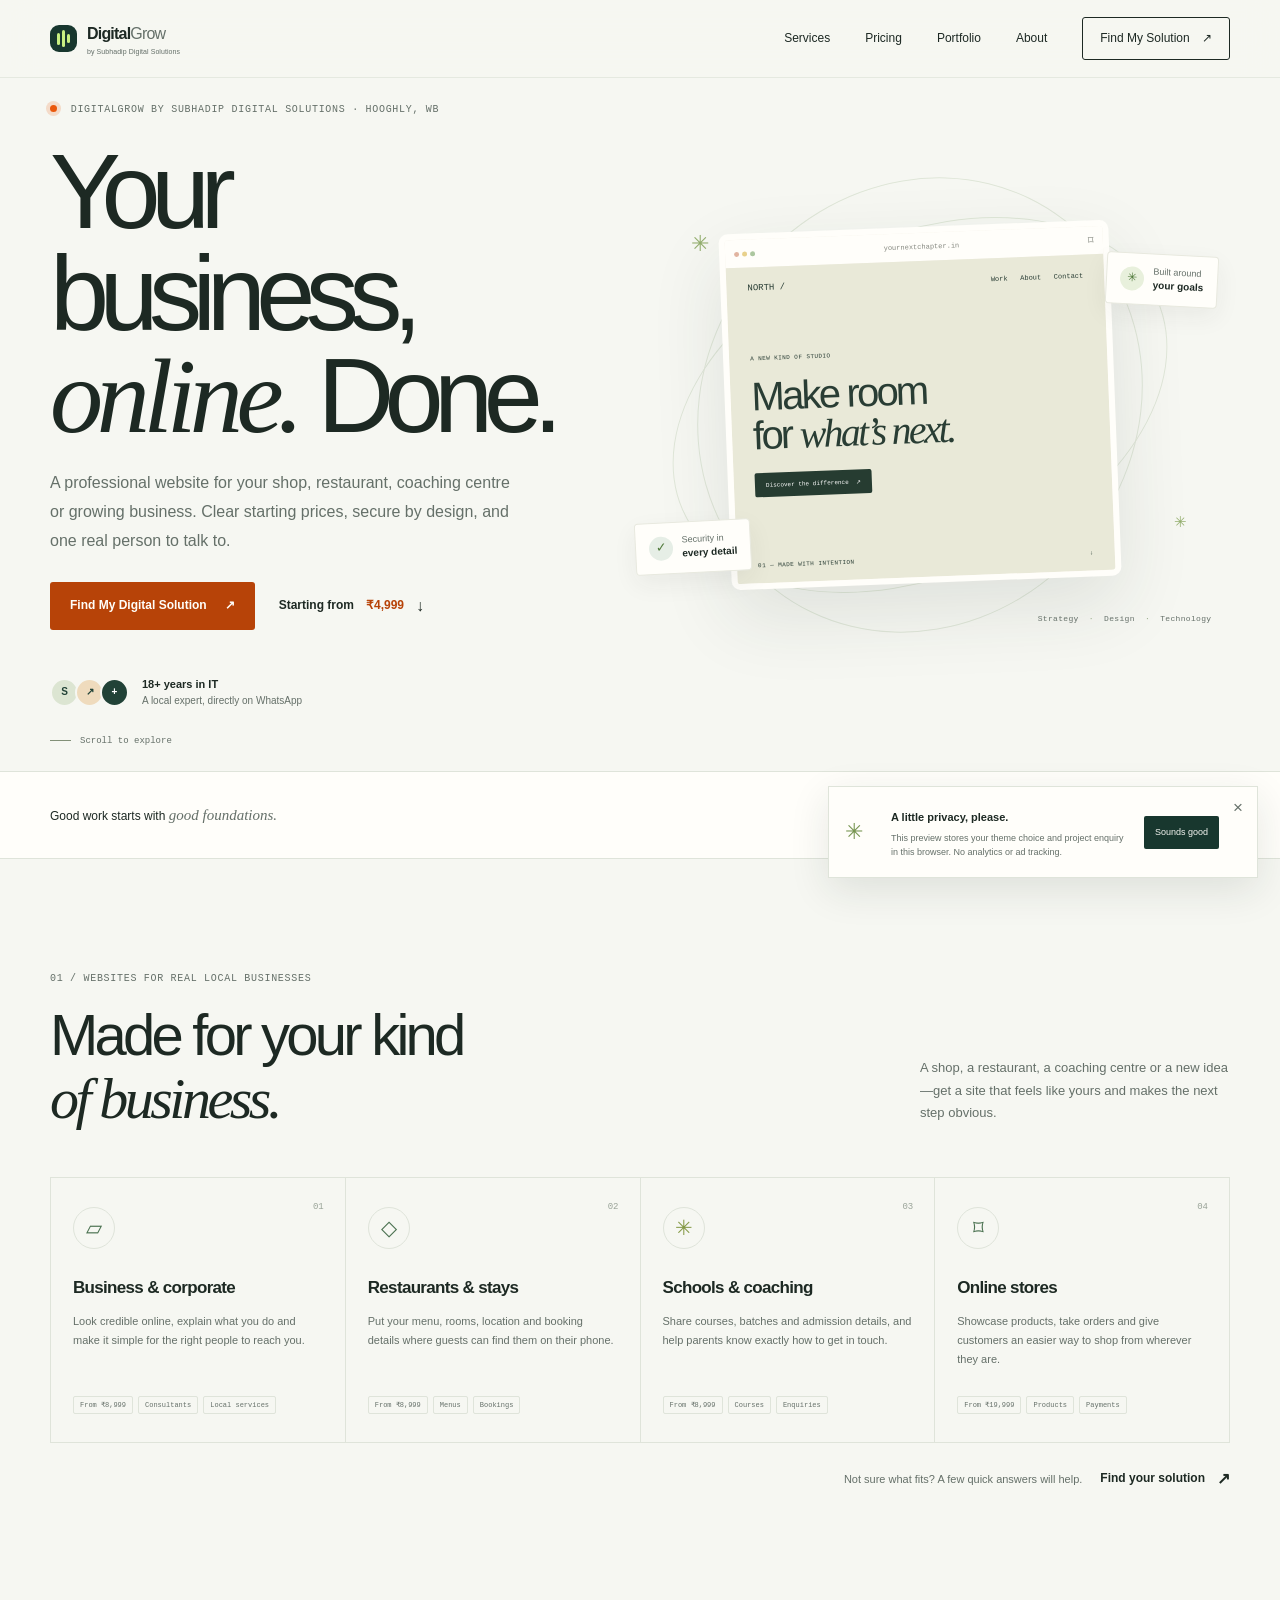
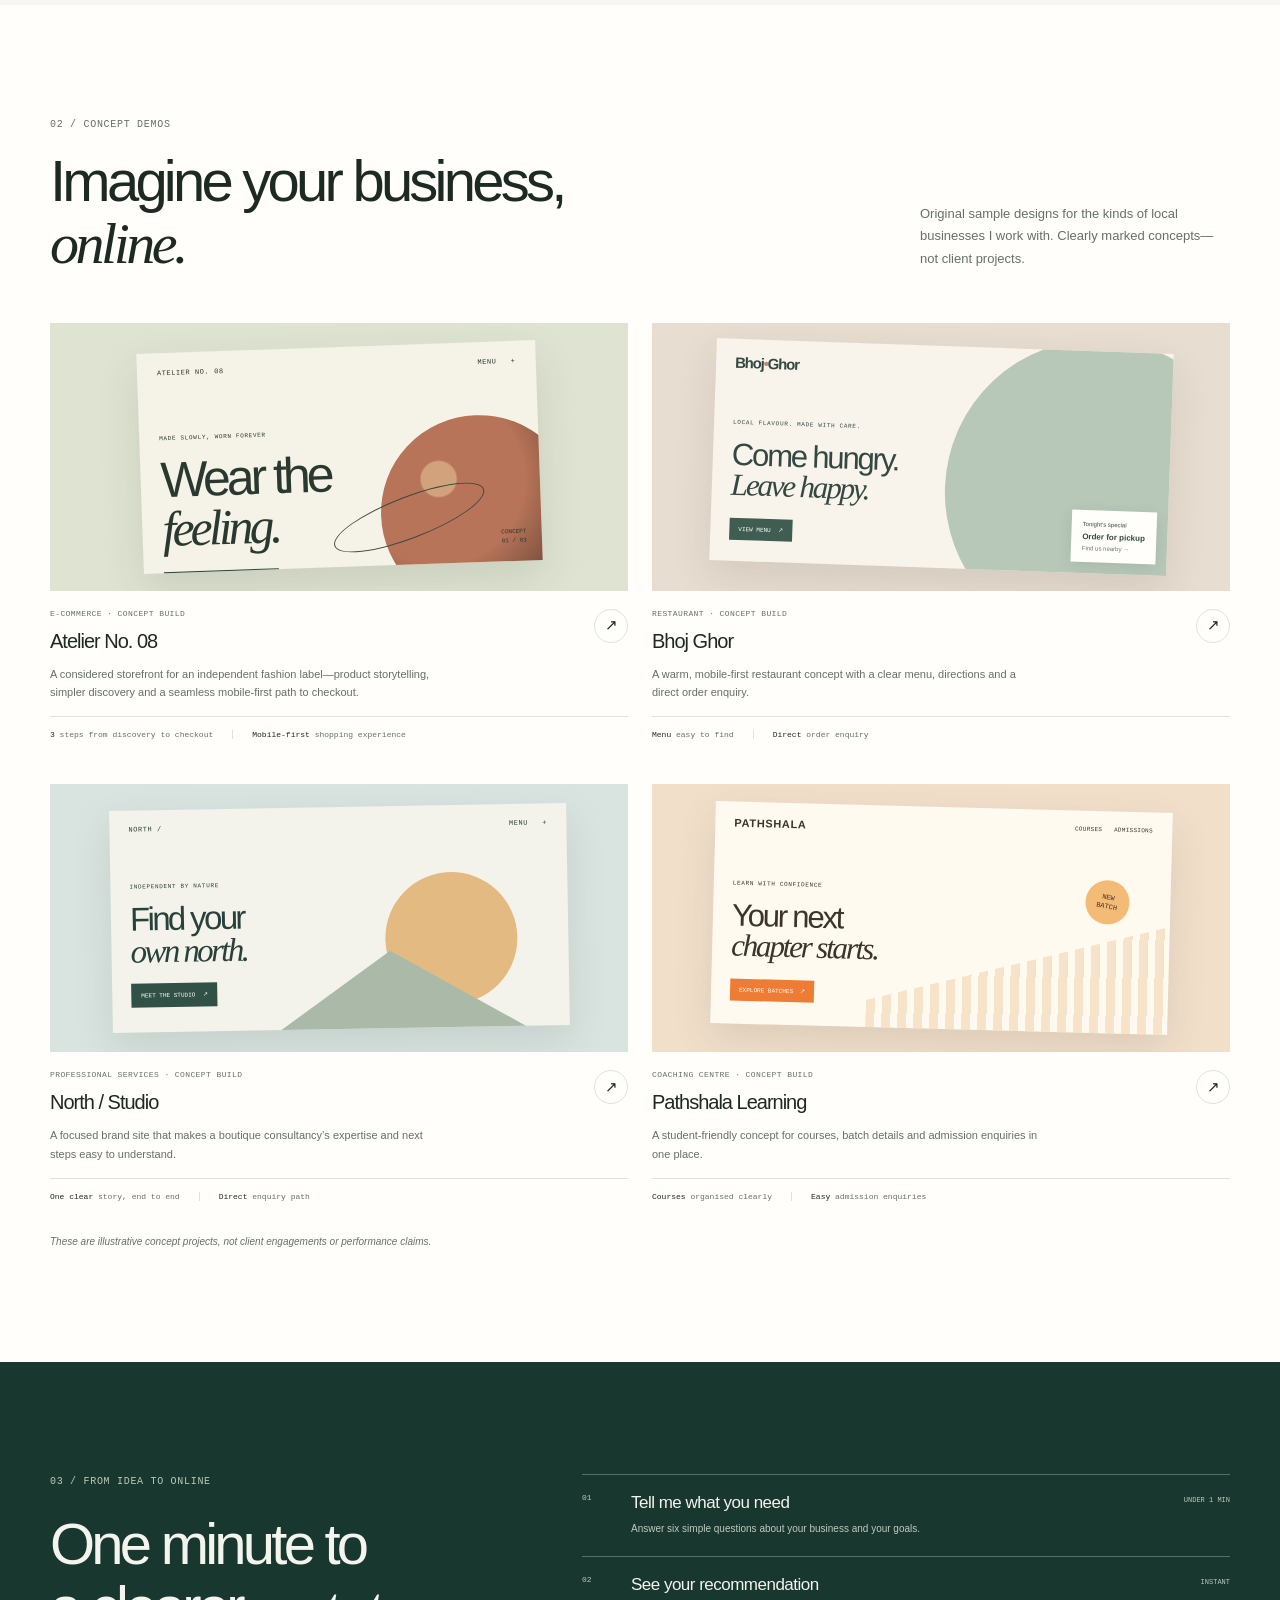
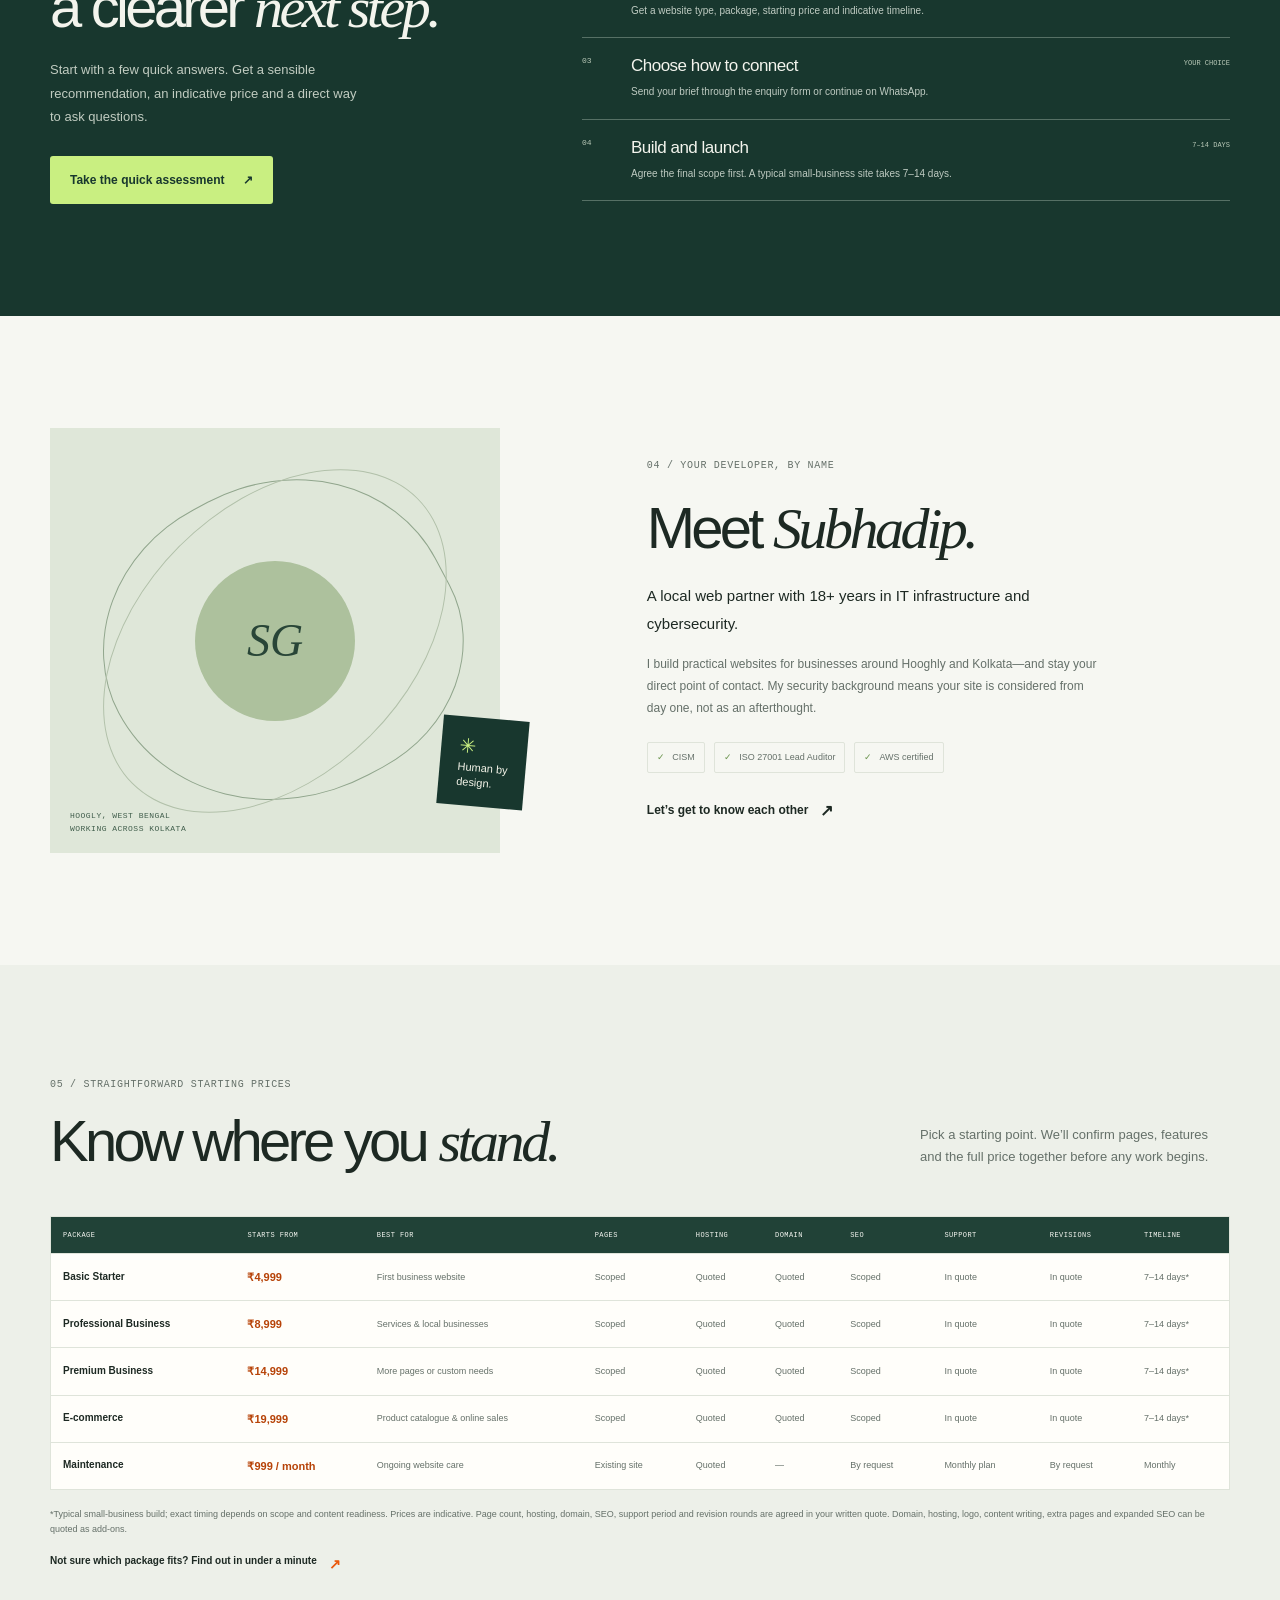
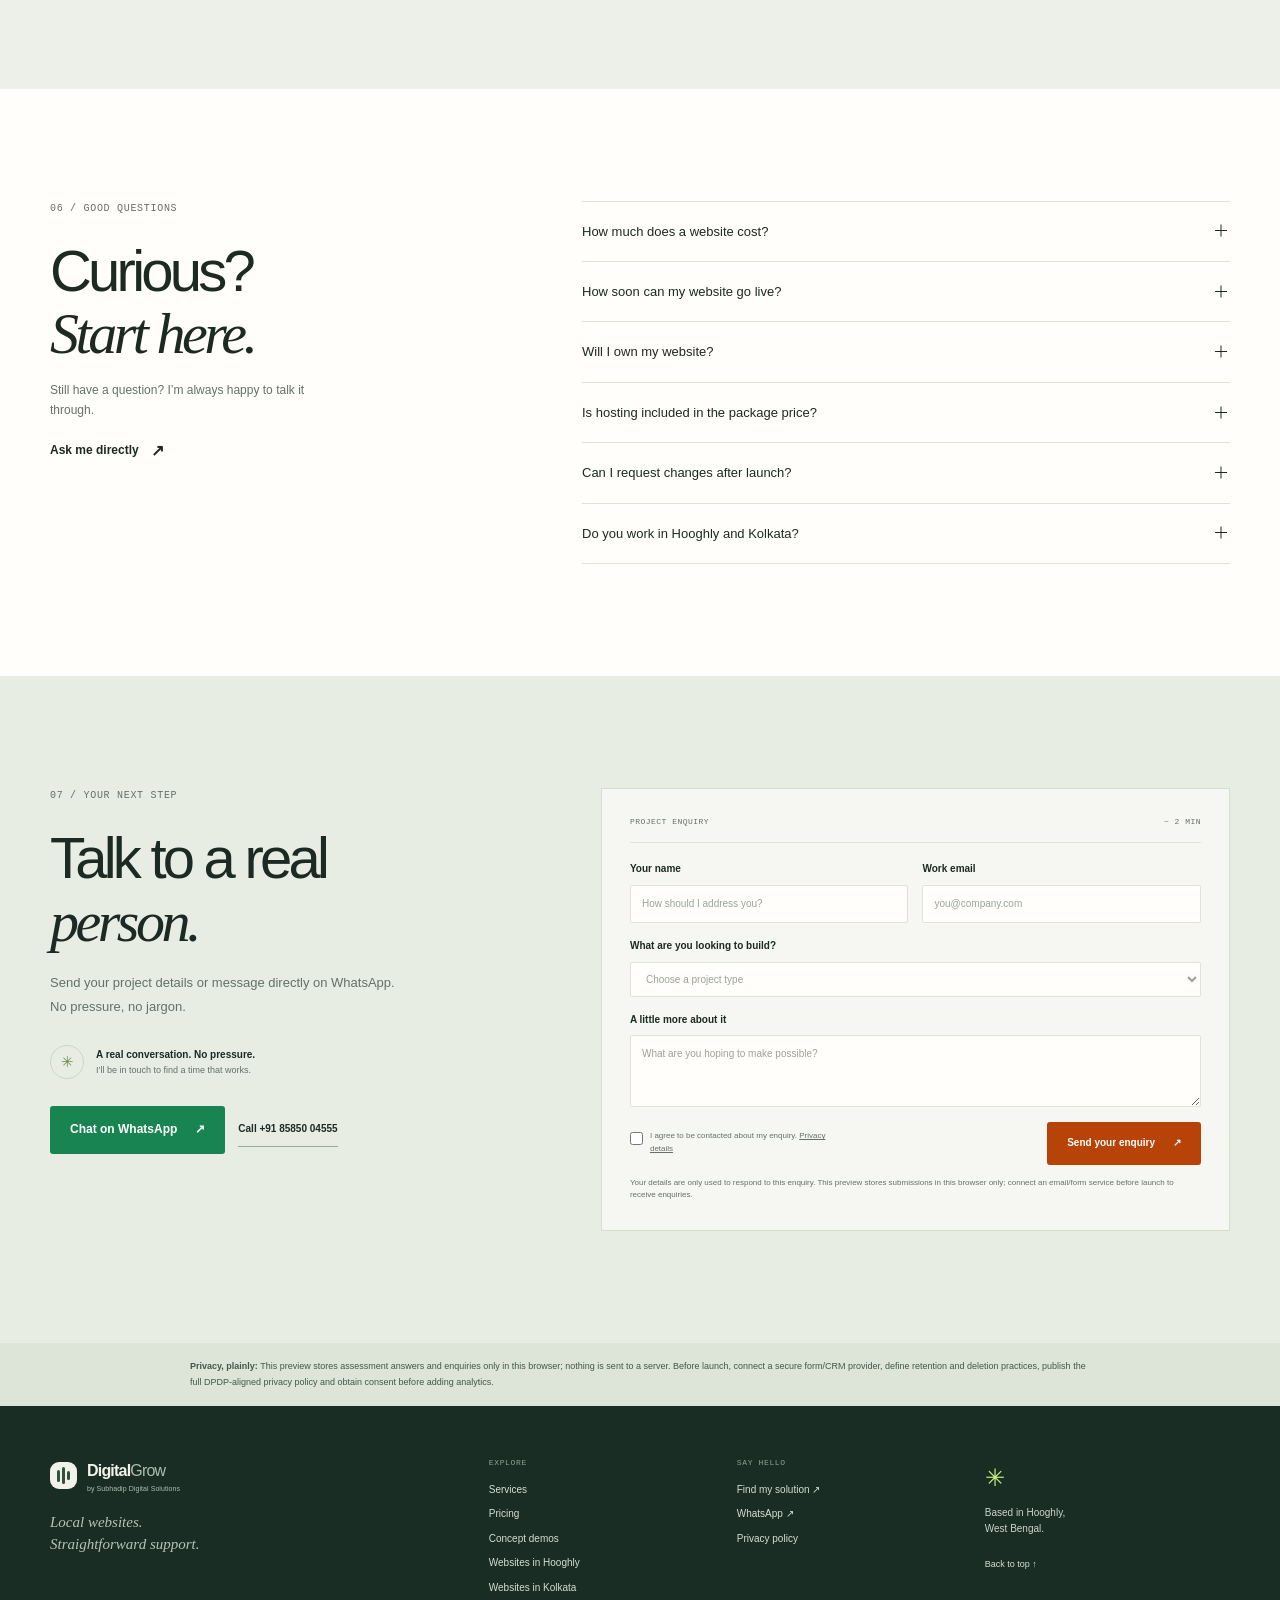
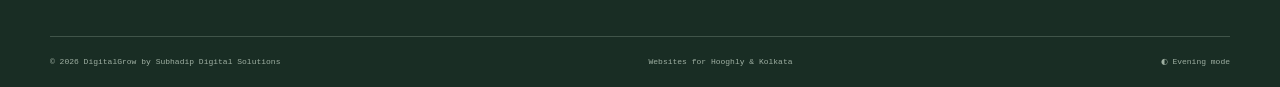
<file: index.html>
<!doctype html>
<html lang="en">
  <head>
    <meta charset="utf-8" />
    <meta name="viewport" content="width=device-width, initial-scale=1" />
    <meta name="theme-color" content="#f6f7f2" />
    <meta
      name="description"
      content="Affordable, secure websites for shops, restaurants, coaching centres and growing businesses in Hooghly and Kolkata. DigitalGrow by Subhadip Digital Solutions."
    />
    <meta property="og:title" content="DigitalGrow by Subhadip Digital Solutions" />
    <meta
      property="og:description"
      content="Honest starting prices, a named expert with 18+ years in IT, and a one-minute website assessment."
    />
    <meta property="og:type" content="website" />
    <meta property="og:locale" content="en_IN" />
    <meta name="twitter:card" content="summary_large_image" />
    <meta name="twitter:title" content="DigitalGrow by Subhadip Digital Solutions" />
    <meta name="twitter:description" content="Affordable, secure websites for local businesses in Hooghly and Kolkata." />
    <title>DigitalGrow by Subhadip Digital Solutions | Websites in Hooghly &amp; Kolkata</title>
    <link rel="canonical" href="https://subhadipdigitalsolutions.com/" />
    <link rel="icon" href="data:image/svg+xml,%3Csvg xmlns='http://www.w3.org/2000/svg' viewBox='0 0 40 40'%3E%3Crect width='40' height='40' rx='12' fill='%231a332b'/%3E%3Cpath d='M12 27V13h5v14zm8 0V13h5v14zm8 0V13h2v14z' fill='%23c9f27a'/%3E%3C/svg%3E" />
    <link rel="stylesheet" href="styles.css" />
    <script type="application/ld+json">
      {
        "@context": "https://schema.org",
        "@type": "LocalBusiness",
        "additionalType": "https://schema.org/ProfessionalService",
        "name": "DigitalGrow by Subhadip Digital Solutions",
        "description": "Affordable website design, development and maintenance for businesses in Hooghly and Kolkata.",
        "telephone": "+91-85850-04555",
        "address": {
          "@type": "PostalAddress",
          "addressLocality": "Hooghly",
          "addressRegion": "West Bengal",
          "addressCountry": "IN"
        },
        "areaServed": ["Hooghly", "Kolkata", "West Bengal"],
        "founder": {
          "@type": "Person",
          "name": "Subhadip Ghosh",
          "jobTitle": "Founder, Subhadip Digital Solutions"
        },
        "serviceType": [
          "Business website development",
          "E-commerce website development",
          "Restaurant and hotel websites",
          "School and coaching websites",
          "Website maintenance"
        ]
      }
    </script>
    <script type="application/ld+json">
      {
        "@context": "https://schema.org",
        "@type": "FAQPage",
        "mainEntity": [
          {
            "@type": "Question",
            "name": "How long does a website take?",
            "acceptedAnswer": {
              "@type": "Answer",
              "text": "A focused business website typically takes 2–4 weeks. Larger stores and custom builds are scoped around your goals and integrations."
            }
          },
          {
            "@type": "Question",
            "name": "Will I own my website?",
            "acceptedAnswer": {
              "@type": "Answer",
              "text": "Yes. Your domain, content and project deliverables remain yours, with handover and training included."
            }
          },
          {
            "@type": "Question",
            "name": "What does the starting price include?",
            "acceptedAnswer": {
              "@type": "Answer",
              "text": "The prices shown are indicative starting prices. Final page count, content, features, hosting, domain and support are confirmed in a written scope before work begins."
            }
          },
          {
            "@type": "Question",
            "name": "Can I make changes after launch?",
            "acceptedAnswer": {
              "@type": "Answer",
              "text": "Yes. Changes can be planned after launch, and an ongoing maintenance option is available."
            }
          }
        ]
      }
    </script>
  </head>
  <body>
    <a class="skip-link" href="#main">Skip to content</a>
    <header class="site-header">
      <div class="container nav-wrap">
        <a class="brand" href="#top" aria-label="DigitalGrow by Subhadip Digital Solutions home">
          <span class="brand-mark" aria-hidden="true"><i></i><i></i><i></i></span>
          <span class="brand-name">Digital<span>Grow</span><small>by Subhadip Digital Solutions</small></span>
        </a>
        <button class="menu-toggle" type="button" aria-label="Open navigation" aria-expanded="false">
          <span></span><span></span>
        </button>
        <nav class="main-nav" aria-label="Main navigation">
          <a href="#services">Services</a>
          <a href="#packages">Pricing</a>
          <a href="#work">Portfolio</a>
          <a href="#about">About</a>
          <a class="nav-cta" href="#assessment" data-open-assessment>Find My Solution <span aria-hidden="true">↗</span></a>
        </nav>
      </div>
    </header>

    <main id="main">
      <section class="hero section-shell" id="top">
        <div class="container hero-grid">
          <div class="hero-copy reveal">
            <p class="eyebrow"><span class="status-dot"></span> DigitalGrow by Subhadip Digital Solutions · Hooghly, WB</p>
            <h1>Your business,<br /><span class="serif-word">online.</span> Done.</h1>
            <p class="hero-intro">
              A professional website for your shop, restaurant, coaching centre or growing business.
              Clear starting prices, secure by design, and one real person to talk to.
            </p>
            <div class="hero-actions">
              <a class="button button-dark" href="#assessment" data-open-assessment>Find My Digital Solution <span aria-hidden="true">↗</span></a>
              <a class="text-link" href="#packages">Starting from <strong>₹4,999</strong> <span aria-hidden="true">↓</span></a>
            </div>
            <div class="hero-proof">
              <div class="avatar-stack" aria-hidden="true"><span>S</span><span>↗</span><span>+</span></div>
              <p><strong>18+ years in IT</strong><br />A local expert, directly on WhatsApp</p>
            </div>
          </div>
          <div class="hero-art reveal" aria-label="Illustration of a thoughtfully designed website interface">
            <div class="art-orbit orbit-one"></div>
            <div class="art-orbit orbit-two"></div>
            <div class="art-sparkle sparkle-one">✳</div>
            <div class="art-sparkle sparkle-two">✳</div>
            <div class="art-window">
              <div class="window-top"><div class="window-dots"><b></b><b></b><b></b></div><span>yournextchapter.in</span><span class="window-lock">⌑</span></div>
              <div class="window-content">
                <div class="mini-nav"><span class="mini-logo">NORTH /</span><span>Work&nbsp;&nbsp; About&nbsp;&nbsp; Contact</span></div>
                <div class="mini-hero">
                  <span class="mini-kicker">A NEW KIND OF STUDIO</span>
                  <div class="mini-title">Make room<br />for <em>what’s next.</em></div>
                  <span class="mini-pill">Discover the difference&nbsp; ↗</span>
                </div>
                <div class="mini-bottom"><span>01 — MADE WITH INTENTION</span><span>↓</span></div>
              </div>
            </div>
            <div class="floating-note note-top"><span class="note-icon">✳</span><span>Built around<br /><strong>your goals</strong></span></div>
            <div class="floating-note note-bottom"><span class="secure-icon">✓</span><span>Security in<br /><strong>every detail</strong></span></div>
            <div class="hero-art-caption">Strategy <span>·</span> Design <span>·</span> Technology</div>
          </div>
        </div>
        <div class="container scroll-cue"><span></span> Scroll to explore</div>
      </section>

      <section class="trust-strip" aria-label="Experience and credentials">
        <div class="container trust-inner">
          <p>Good work starts with <span>good foundations.</span></p>
          <div class="trust-items">
            <span class="trust-chip"><b>18+</b> years in IT</span>
            <span class="trust-chip"><b>CISM</b> credential</span>
            <span class="trust-chip"><b>ISO 27001</b> Lead Auditor</span>
            <span class="trust-chip"><b>AWS</b> certified</span>
          </div>
        </div>
      </section>

      <section class="section section-services" id="services">
        <div class="container">
          <div class="section-heading reveal">
            <div><p class="eyebrow">01 / Websites for real local businesses</p><h2>Made for your kind<br /><span class="serif-word">of business.</span></h2></div>
            <p class="section-aside">A shop, a restaurant, a coaching centre or a new idea—get a site that feels like yours and makes the next step obvious.</p>
          </div>
          <div class="service-grid">
            <article class="service-card reveal">
              <span class="service-index">01</span><span class="service-icon icon-window" aria-hidden="true">▱</span>
              <h3>Business &amp; corporate</h3>
              <p>Look credible online, explain what you do and make it simple for the right people to reach you.</p>
              <div class="tag-row"><span>From ₹8,999</span><span>Consultants</span><span>Local services</span></div>
            </article>
            <article class="service-card reveal">
              <span class="service-index">02</span><span class="service-icon icon-cart" aria-hidden="true">◇</span>
              <h3>Restaurants &amp; stays</h3>
              <p>Put your menu, rooms, location and booking details where guests can find them on their phone.</p>
              <div class="tag-row"><span>From ₹8,999</span><span>Menus</span><span>Bookings</span></div>
            </article>
            <article class="service-card reveal">
              <span class="service-index">03</span><span class="service-icon icon-ai" aria-hidden="true">✳</span>
              <h3>Schools &amp; coaching</h3>
              <p>Share courses, batches and admission details, and help parents know exactly how to get in touch.</p>
              <div class="tag-row"><span>From ₹8,999</span><span>Courses</span><span>Enquiries</span></div>
            </article>
            <article class="service-card reveal">
              <span class="service-index">04</span><span class="service-icon icon-shield" aria-hidden="true">⌑</span>
              <h3>Online stores</h3>
              <p>Showcase products, take orders and give customers an easier way to shop from wherever they are.</p>
              <div class="tag-row"><span>From ₹19,999</span><span>Products</span><span>Payments</span></div>
            </article>
          </div>
          <div class="section-bottom-link"><span>Not sure what fits? A few quick answers will help.</span><a class="text-link" href="#assessment" data-open-assessment>Find your solution <span aria-hidden="true">↗</span></a></div>
        </div>
      </section>

      <section class="section section-work" id="work">
        <div class="container">
          <div class="section-heading reveal">
            <div><p class="eyebrow">02 / Concept demos</p><h2>Imagine your business,<br /><span class="serif-word">online.</span></h2></div>
            <p class="section-aside">Original sample designs for the kinds of local businesses I work with. Clearly marked concepts—not client projects.</p>
          </div>
          <div class="work-grid">
            <article class="work-card work-feature reveal">
              <div class="work-image image-atelier">
                <div class="atelier-ui"><div class="atelier-top"><span>ATELIER NO. 08</span><span>MENU&nbsp;&nbsp; +</span></div><div class="atelier-copy"><span>MADE SLOWLY, WORN FOREVER</span><h3>Wear the<br /><em>feeling.</em></h3><span class="atelier-cta">DISCOVER THE COLLECTION&nbsp; ↗</span></div><div class="atelier-orb"></div><div class="atelier-line"></div><span class="case-stamp">CONCEPT<br />01 / 03</span></div>
              </div>
              <div class="work-meta"><div><p class="project-type">E-COMMERCE · CONCEPT BUILD</p><h3>Atelier No. 08</h3><p class="work-desc">A considered storefront for an independent fashion label—product storytelling, simpler discovery and a seamless mobile-first path to checkout.</p></div><a href="#contact" class="round-arrow" aria-label="Discuss an e-commerce project">↗</a></div>
              <div class="outcome-row"><span><b>3</b> steps from discovery to checkout</span><span><b>Mobile-first</b> shopping experience</span></div>
            </article>
            <article class="work-card reveal">
              <div class="work-image image-clinic">
                <div class="clinic-ui"><div class="clinic-top"><span class="clinic-logo">Bhoj<span>•</span>Ghor</span><span>FRESH FROM OUR KITCHEN</span></div><div class="clinic-copy"><span>LOCAL FLAVOUR. MADE WITH CARE.</span><h3>Come hungry.<br /><em>Leave happy.</em></h3><div class="clinic-button">VIEW MENU&nbsp; ↗</div></div><div class="clinic-circle"></div><div class="clinic-card">Tonight’s special<br /><b>Order for pickup</b><br /><span>Find us nearby →</span></div></div>
              </div>
              <div class="work-meta"><div><p class="project-type">RESTAURANT · CONCEPT BUILD</p><h3>Bhoj Ghor</h3><p class="work-desc">A warm, mobile-first restaurant concept with a clear menu, directions and a direct order enquiry.</p></div><a href="#contact" class="round-arrow" aria-label="Discuss a restaurant website project">↗</a></div>
              <div class="outcome-row"><span><b>Menu</b> easy to find</span><span><b>Direct</b> order enquiry</span></div>
            </article>
            <article class="work-card reveal">
              <div class="work-image image-north">
                <div class="north-ui"><div class="north-top"><span>NORTH /</span><span>MENU&nbsp;&nbsp; +</span></div><div class="north-copy"><span>INDEPENDENT BY NATURE</span><h3>Find your<br /><em>own north.</em></h3><span class="north-button">MEET THE STUDIO&nbsp; ↗</span></div><div class="north-sun"></div><div class="north-mountain"></div></div>
              </div>
              <div class="work-meta"><div><p class="project-type">PROFESSIONAL SERVICES · CONCEPT BUILD</p><h3>North / Studio</h3><p class="work-desc">A focused brand site that makes a boutique consultancy’s expertise and next steps easy to understand.</p></div><a href="#contact" class="round-arrow" aria-label="Discuss a professional services website">↗</a></div>
              <div class="outcome-row"><span><b>One clear</b> story, end to end</span><span><b>Direct</b> enquiry path</span></div>
            </article>
            <article class="work-card reveal">
              <div class="work-image image-school">
                <div class="school-ui"><div class="school-top"><span>PATHSHALA</span><span>COURSES&nbsp;&nbsp; ADMISSIONS</span></div><div class="school-copy"><span>LEARN WITH CONFIDENCE</span><h3>Your next<br /><em>chapter starts.</em></h3><span class="school-button">EXPLORE BATCHES&nbsp; ↗</span></div><div class="school-badge">NEW<br />BATCH</div><div class="school-grid"></div></div>
              </div>
              <div class="work-meta"><div><p class="project-type">COACHING CENTRE · CONCEPT BUILD</p><h3>Pathshala Learning</h3><p class="work-desc">A student-friendly concept for courses, batch details and admission enquiries in one place.</p></div><a href="#contact" class="round-arrow" aria-label="Discuss a coaching centre website project">↗</a></div>
              <div class="outcome-row"><span><b>Courses</b> organised clearly</span><span><b>Easy</b> admission enquiries</span></div>
            </article>
          </div>
          <p class="portfolio-note">These are illustrative concept projects, not client engagements or performance claims.</p>
        </div>
      </section>

      <section class="section section-approach" id="approach">
        <div class="container approach-grid">
          <div class="approach-intro reveal">
            <p class="eyebrow">03 / From idea to online</p>
            <h2>One minute to<br />a clearer <span class="serif-word">next step.</span></h2>
            <p>Start with a few quick answers. Get a sensible recommendation, an indicative price and a direct way to ask questions.</p>
            <a class="button button-light" href="#assessment" data-open-assessment>Take the quick assessment <span aria-hidden="true">↗</span></a>
          </div>
          <div class="process-list">
            <article class="process-step reveal"><span class="step-no">01</span><div><h3>Tell me what you need</h3><p>Answer six simple questions about your business and your goals.</p></div><span class="step-time">UNDER 1 MIN</span></article>
            <article class="process-step reveal"><span class="step-no">02</span><div><h3>See your recommendation</h3><p>Get a website type, package, starting price and indicative timeline.</p></div><span class="step-time">INSTANT</span></article>
            <article class="process-step reveal"><span class="step-no">03</span><div><h3>Choose how to connect</h3><p>Send your brief through the enquiry form or continue on WhatsApp.</p></div><span class="step-time">YOUR CHOICE</span></article>
            <article class="process-step reveal"><span class="step-no">04</span><div><h3>Build and launch</h3><p>Agree the final scope first. A typical small-business site takes 7–14 days.</p></div><span class="step-time">7–14 DAYS</span></article>
          </div>
        </div>
      </section>

      <section class="section section-about" id="about">
        <div class="container about-grid">
          <div class="about-art reveal">
            <div class="about-photo" role="img" aria-label="Custom illustrated founder monogram for Subhadip Ghosh">
              <span class="photo-orbit"></span><span class="photo-initial">SG</span><span class="photo-caption">HOOGLY, WEST BENGAL<br />WORKING ACROSS KOLKATA</span>
            </div>
            <div class="about-sticker"><span>✳</span><br />Human by<br />design.</div>
          </div>
          <div class="about-copy reveal">
            <p class="eyebrow">04 / Your developer, by name</p>
            <h2>Meet <span class="serif-word">Subhadip.</span></h2>
            <p class="about-lead">A local web partner with 18+ years in IT infrastructure and cybersecurity.</p>
            <p>I build practical websites for businesses around Hooghly and Kolkata—and stay your direct point of contact. My security background means your site is considered from day one, not as an afterthought.</p>
            <div class="credential-list"><span><i>✓</i> CISM</span><span><i>✓</i> ISO 27001 Lead Auditor</span><span><i>✓</i> AWS certified</span></div>
            <a class="text-link" href="#contact">Let’s get to know each other <span aria-hidden="true">↗</span></a>
          </div>
        </div>
      </section>

      <section class="section section-pricing" id="packages">
        <div class="container">
          <div class="section-heading reveal">
            <div><p class="eyebrow">05 / Straightforward starting prices</p><h2>Know where you <span class="serif-word">stand.</span></h2></div>
            <p class="section-aside">Pick a starting point. We’ll confirm pages, features and the full price together before any work begins.</p>
          </div>
          <div class="pricing-table-wrap reveal" role="region" aria-label="Package comparison" tabindex="0">
            <table class="package-table">
              <thead><tr><th scope="col">PACKAGE</th><th scope="col">STARTS FROM</th><th scope="col">BEST FOR</th><th scope="col">PAGES</th><th scope="col">HOSTING</th><th scope="col">DOMAIN</th><th scope="col">SEO</th><th scope="col">SUPPORT</th><th scope="col">REVISIONS</th><th scope="col">TIMELINE</th></tr></thead>
              <tbody>
                <tr><th scope="row">Basic Starter</th><td class="table-price">₹4,999</td><td>First business website</td><td>Scoped</td><td>Quoted</td><td>Quoted</td><td>Scoped</td><td>In quote</td><td>In quote</td><td>7–14 days*</td></tr>
                <tr><th scope="row">Professional Business</th><td class="table-price">₹8,999</td><td>Services &amp; local businesses</td><td>Scoped</td><td>Quoted</td><td>Quoted</td><td>Scoped</td><td>In quote</td><td>In quote</td><td>7–14 days*</td></tr>
                <tr><th scope="row">Premium Business</th><td class="table-price">₹14,999</td><td>More pages or custom needs</td><td>Scoped</td><td>Quoted</td><td>Quoted</td><td>Scoped</td><td>In quote</td><td>In quote</td><td>7–14 days*</td></tr>
                <tr><th scope="row">E-commerce</th><td class="table-price">₹19,999</td><td>Product catalogue &amp; online sales</td><td>Scoped</td><td>Quoted</td><td>Quoted</td><td>Scoped</td><td>In quote</td><td>In quote</td><td>7–14 days*</td></tr>
                <tr><th scope="row">Maintenance</th><td class="table-price">₹999 / month</td><td>Ongoing website care</td><td>Existing site</td><td>Quoted</td><td>—</td><td>By request</td><td>Monthly plan</td><td>By request</td><td>Monthly</td></tr>
              </tbody>
            </table>
          </div>
          <p class="pricing-footnote">*Typical small-business build; exact timing depends on scope and content readiness. Prices are indicative. Page count, hosting, domain, SEO, support period and revision rounds are agreed in your written quote. Domain, hosting, logo, content writing, extra pages and expanded SEO can be quoted as add-ons.</p>
          <a class="pricing-assessment-link" href="#assessment" data-open-assessment>Not sure which package fits? Find out in under a minute <span>↗</span></a>
        </div>
      </section>

      <section class="section section-faq" id="faq">
        <div class="container faq-grid">
          <div class="faq-intro reveal"><p class="eyebrow">06 / Good questions</p><h2>Curious?<br /><span class="serif-word">Start here.</span></h2><p>Still have a question? I’m always happy to talk it through.</p><a class="text-link" href="#contact">Ask me directly <span aria-hidden="true">↗</span></a></div>
          <div class="faq-list">
            <details class="faq-item reveal"><summary>How much does a website cost?<span></span></summary><p>Packages start at ₹4,999. Your written quote depends on page count, features, content, deadline and any add-ons such as domain or hosting.</p></details>
            <details class="faq-item reveal"><summary>How soon can my website go live?<span></span></summary><p>A typical small-business website takes about 7–14 days once the scope and content are ready. Larger stores or custom features may take longer.</p></details>
            <details class="faq-item reveal"><summary>Will I own my website?<span></span></summary><p>Yes. Your website and supplied content are yours. Domain and hosting arrangements are discussed clearly in the quote.</p></details>
            <details class="faq-item reveal"><summary>Is hosting included in the package price?<span></span></summary><p>Hosting and domain requirements are confirmed separately in your written quote, so there are no hidden assumptions.</p></details>
            <details class="faq-item reveal"><summary>Can I request changes after launch?<span></span></summary><p>Yes. You can request changes after launch, or choose the ₹999/month maintenance starting plan for ongoing care. The exact support scope is agreed first.</p></details>
            <details class="faq-item reveal"><summary>Do you work in Hooghly and Kolkata?<span></span></summary><p>Yes. DigitalGrow is based in Hooghly, West Bengal and serves local businesses in Hooghly, Kolkata and nearby areas.</p></details>
          </div>
        </div>
      </section>

      <section class="section section-contact" id="contact">
        <div class="container contact-grid">
          <div class="contact-copy reveal">
            <p class="eyebrow">07 / Your next step</p>
            <h2>Talk to a real<br /><span class="serif-word">person.</span></h2>
            <p>Send your project details or message directly on WhatsApp. No pressure, no jargon.</p>
            <div class="contact-promise"><span>✳</span><p><strong>A real conversation. No pressure.</strong><br />I’ll be in touch to find a time that works.</p></div>
            <div class="contact-actions">
              <a class="button button-whatsapp" href="https://wa.me/918585004555?text=Hi%20Subhadip%2C%20I%27m%20interested%20in%20a%20website%20for%20my%20business." target="_blank" rel="noopener noreferrer" data-track="whatsapp_click">Chat on WhatsApp <span aria-hidden="true">↗</span></a>
              <a class="contact-phone" href="tel:+918585004555" data-track="call_click">Call +91 85850 04555</a>
            </div>
          </div>
          <form class="contact-form reveal" id="lead-form">
            <div class="form-heading"><span>PROJECT ENQUIRY</span><span>~ 2 MIN</span></div>
            <div class="form-row">
              <label>Your name<input name="name" autocomplete="name" placeholder="How should I address you?" required /></label>
              <label>Work email<input type="email" name="email" autocomplete="email" placeholder="you@company.com" required /></label>
            </div>
            <label>What are you looking to build?
              <select name="project" required>
                <option value="" selected disabled>Choose a project type</option>
                <option>Business website</option><option>Restaurant or hotel website</option><option>School or coaching website</option><option>E-commerce store</option><option>Website redesign</option><option>Ongoing support</option><option>Something else</option>
              </select>
            </label>
            <label>A little more about it<textarea name="message" rows="3" placeholder="What are you hoping to make possible?" required></textarea></label>
            <label class="honeypot" aria-hidden="true">Leave this field empty<input name="website" tabindex="-1" autocomplete="off" /></label>
            <input type="hidden" name="package" /><input type="hidden" name="reference" /><input type="hidden" name="assessmentSummary" />
            <div class="form-bottom"><label class="consent-check"><input type="checkbox" name="consent" required /><span>I agree to be contacted about my enquiry. <a href="#privacy">Privacy details</a></span></label><button type="submit" class="button button-dark form-submit">Send your enquiry <span aria-hidden="true">↗</span></button></div>
            <p class="form-status" id="form-status" role="status" aria-live="polite"></p>
            <p class="form-disclaimer">Your details are only used to respond to this enquiry. This preview stores submissions in this browser only; connect an email/form service before launch to receive enquiries.</p>
          </form>
        </div>
      </section>
      <section class="privacy-note" id="privacy"><div class="container"><p><strong>Privacy, plainly:</strong> This preview stores assessment answers and enquiries only in this browser; nothing is sent to a server. Before launch, connect a secure form/CRM provider, define retention and deletion practices, publish the full DPDP-aligned privacy policy and obtain consent before adding analytics.</p></div></section>
    </main>

    <footer class="site-footer">
      <div class="container footer-main">
        <div class="footer-brand"><a class="brand" href="#top" aria-label="DigitalGrow by Subhadip Digital Solutions home"><span class="brand-mark" aria-hidden="true"><i></i><i></i><i></i></span><span class="brand-name">Digital<span>Grow</span><small>by Subhadip Digital Solutions</small></span></a><p>Local websites.<br />Straightforward support.</p></div>
        <div class="footer-col"><span>EXPLORE</span><a href="#services">Services</a><a href="#packages">Pricing</a><a href="#work">Concept demos</a><a href="hooghly/">Websites in Hooghly</a><a href="kolkata/">Websites in Kolkata</a></div>
        <div class="footer-col"><span>SAY HELLO</span><a href="#assessment" data-open-assessment>Find my solution ↗</a><a href="https://wa.me/918585004555?text=Hi%20Subhadip%2C%20I%27d%20like%20to%20ask%20about%20a%20website." target="_blank" rel="noopener noreferrer" data-track="whatsapp_click">WhatsApp ↗</a><a href="privacy.html">Privacy policy</a></div>
        <div class="footer-note"><span class="footer-sun">✳</span><p>Based in Hooghly,<br />West Bengal.</p><a href="#top">Back to top ↑</a></div>
      </div>
      <div class="container footer-bottom"><span>© <span id="year"></span> DigitalGrow by Subhadip Digital Solutions</span><span>Websites for Hooghly &amp; Kolkata</span><button class="theme-toggle" type="button" aria-label="Switch color theme"><span>◐</span> <span class="theme-label">Evening mode</span></button></div>
    </footer>

    <aside class="cookie-banner" id="cookie-banner" aria-label="Cookie preferences" hidden>
      <div class="cookie-symbol">✳</div><div><strong>A little privacy, please.</strong><p>This preview stores your theme choice and project enquiry in this browser. No analytics or ad tracking.</p></div><button class="cookie-accept" type="button">Sounds good</button><button class="cookie-dismiss" type="button" aria-label="Dismiss cookie notice">×</button>
    </aside>
    <dialog class="assessment-dialog" id="assessment" aria-labelledby="assessment-title">
      <div class="assessment-shell">
        <div class="assessment-top">
          <a class="assessment-brand" href="#top"><span class="brand-mark" aria-hidden="true"><i></i><i></i><i></i></span><span>DigitalGrow <small>by Subhadip Digital Solutions</small></span></a>
          <button class="assessment-close" type="button" aria-label="Close assessment">×</button>
        </div>
        <div class="assessment-content">
          <div class="assessment-intro"><p class="eyebrow">FIND MY DIGITAL SOLUTION <span>·</span> ABOUT 1 MINUTE</p><h2 id="assessment-title">Let’s find your <span class="serif-word">starting point.</span></h2><p>Six quick questions. No technical knowledge needed.</p></div>
          <div id="assessment-questions">
            <div class="assessment-progress"><span id="assessment-step-label">QUESTION 1 OF 6</span><span id="assessment-progress-value">17%</span></div>
            <div class="progress-track"><span id="assessment-progress-bar"></span></div>
            <h3 class="assessment-question" id="assessment-question" tabindex="-1" aria-live="polite"></h3>
            <p class="assessment-hint" id="assessment-hint"></p>
            <div class="assessment-options" id="assessment-options" role="radiogroup" aria-labelledby="assessment-question"></div>
            <div class="assessment-controls"><button class="assessment-back" id="assessment-back" type="button" disabled>← Back</button><button class="button button-dark" id="assessment-next" type="button" disabled>Next question <span aria-hidden="true">→</span></button></div>
          </div>
          <div class="assessment-result" id="assessment-result" hidden>
            <p class="result-kicker"><span>✳</span> YOUR STARTING POINT</p>
            <h3 id="recommendation-type" tabindex="-1"></h3>
            <p id="recommendation-reason"></p>
            <div class="recommendation-card"><div><span>RECOMMENDED PACKAGE</span><strong id="recommendation-package"></strong></div><div><span>INDICATIVE STARTING PRICE</span><strong id="recommendation-price"></strong></div><div><span>TYPICAL TIMELINE</span><strong id="recommendation-timeline">7–14 days*</strong></div></div>
            <p class="reference-line">Your reference: <strong id="assessment-reference"></strong></p>
            <div class="result-actions"><a class="button button-whatsapp" id="assessment-whatsapp" href="https://wa.me/918585004555" target="_blank" rel="noopener noreferrer" data-track="whatsapp_click">Continue on WhatsApp <span aria-hidden="true">↗</span></a><button class="button button-dark" id="assessment-enquiry" type="button">Send an enquiry <span aria-hidden="true">↗</span></button></div>
            <p class="assessment-disclaimer">This is an indicative recommendation, not a final quote. Final scope and timing depend on pages, features and content readiness.</p>
            <button type="button" class="assessment-restart" id="assessment-restart">Start again</button>
          </div>
        </div>
      </div>
    </dialog>
    <a class="floating-contact" href="#assessment" data-open-assessment aria-label="Find my digital solution"><span>✳</span><span>Find my solution</span></a>
    <script src="script.js"></script>
  </body>
</html>
</file>
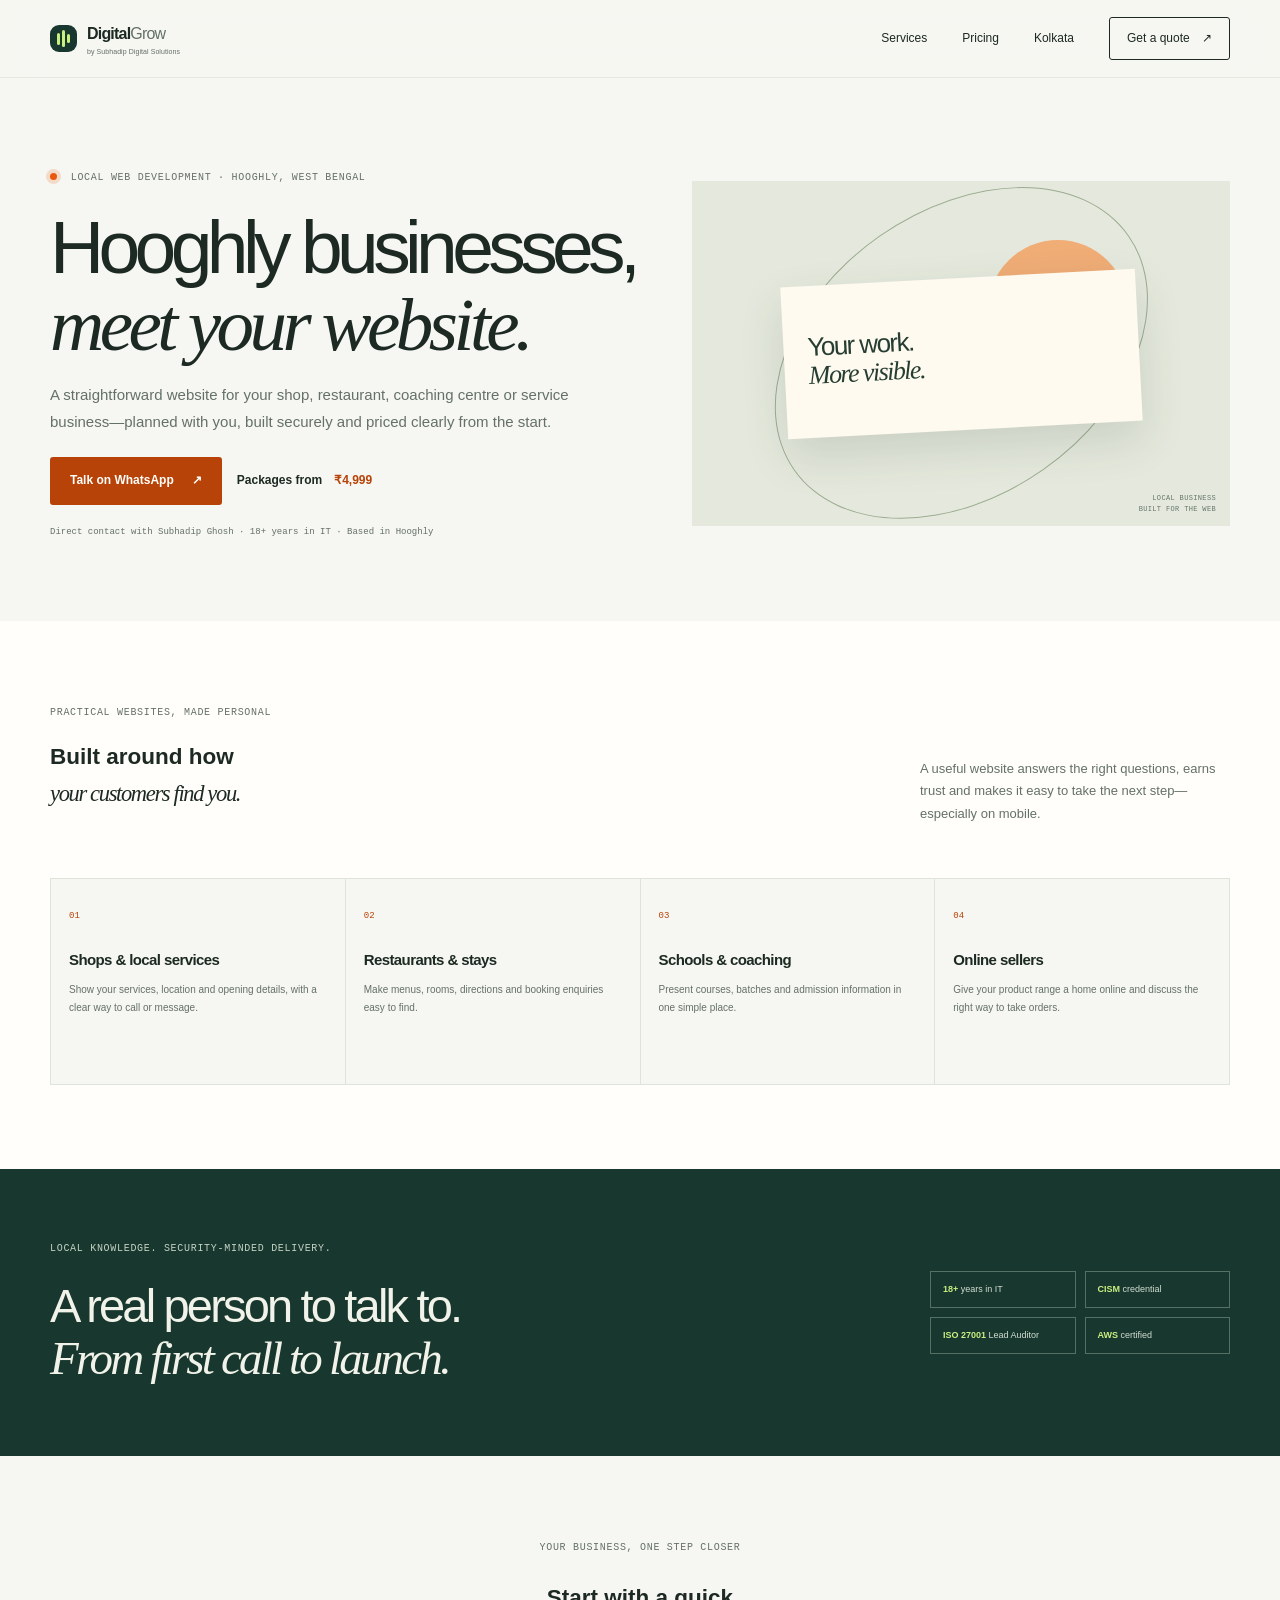
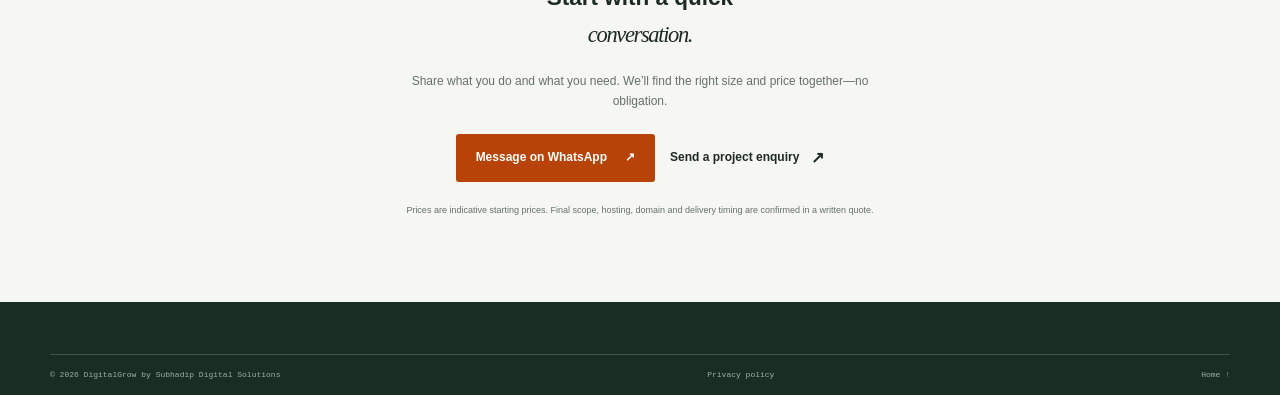
<file: hooghly/index.html>
<!doctype html>
<html lang="en-IN">
  <head>
    <meta charset="utf-8" />
    <meta name="viewport" content="width=device-width, initial-scale=1" />
    <meta name="description" content="Affordable website design and development for shops, restaurants, coaching centres and businesses in Hooghly, West Bengal. From ₹4,999." />
    <meta property="og:title" content="Website Developer in Hooghly | DigitalGrow" />
    <meta property="og:description" content="Talk directly to Subhadip, a local web developer with 18+ years in IT. Clear starting prices and secure websites for Hooghly businesses." />
    <meta property="og:locale" content="en_IN" />
    <link rel="canonical" href="https://subhadipdigitalsolutions.com/hooghly/" />
    <title>Website Developer in Hooghly, West Bengal | DigitalGrow</title>
    <link rel="stylesheet" href="../styles.css" />
    <script type="application/ld+json">
      {
        "@context": "https://schema.org",
        "@type": "LocalBusiness",
        "name": "DigitalGrow by Subhadip Digital Solutions",
        "url": "https://subhadipdigitalsolutions.com/hooghly/",
        "telephone": "+91-85850-04555",
        "address": {
          "@type": "PostalAddress",
          "addressLocality": "Hooghly",
          "addressRegion": "West Bengal",
          "addressCountry": "IN"
        },
        "areaServed": "Hooghly, West Bengal",
        "description": "Website design, development and maintenance for local businesses in Hooghly."
      }
    </script>
  </head>
  <body>
    <header class="site-header">
      <div class="container nav-wrap">
        <a class="brand" href="../index.html" aria-label="DigitalGrow by Subhadip Digital Solutions home">
          <span class="brand-mark" aria-hidden="true"><i></i><i></i><i></i></span>
          <span class="brand-name">Digital<span>Grow</span><small>by Subhadip Digital Solutions</small></span>
        </a>
        <button class="menu-toggle" type="button" aria-label="Open navigation" aria-expanded="false"><span></span><span></span></button>
        <nav class="main-nav" aria-label="Main navigation">
          <a href="../index.html#services">Services</a><a href="../index.html#packages">Pricing</a><a href="../kolkata/">Kolkata</a><a class="nav-cta" href="../index.html#contact">Get a quote <span aria-hidden="true">↗</span></a>
        </nav>
      </div>
    </header>
    <main>
      <section class="location-hero">
        <div class="container location-hero-grid">
          <div>
            <p class="eyebrow"><span class="status-dot"></span> Local web development · Hooghly, West Bengal</p>
            <h1>Hooghly businesses,<br /><span class="serif-word">meet your website.</span></h1>
            <p class="location-lead">A straightforward website for your shop, restaurant, coaching centre or service business—planned with you, built securely and priced clearly from the start.</p>
            <div class="location-actions"><a class="button button-dark" href="https://wa.me/918585004555?text=Hi%20Subhadip%2C%20I%27m%20looking%20for%20a%20website%20for%20my%20business%20in%20Hooghly." target="_blank" rel="noopener noreferrer">Talk on WhatsApp <span aria-hidden="true">↗</span></a><a class="text-link" href="../index.html#packages">Packages from <strong>₹4,999</strong></a></div>
            <p class="location-proof">Direct contact with Subhadip Ghosh · 18+ years in IT · Based in Hooghly</p>
          </div>
          <div class="location-art" aria-hidden="true"><span class="location-sun"></span><span class="location-art-label">LOCAL BUSINESS<br />BUILT FOR THE WEB</span><span class="location-art-card">Your work.<br /><em>More visible.</em></span><span class="location-art-orbit"></span></div>
        </div>
      </section>
      <section class="location-section">
        <div class="container">
          <div class="section-heading">
            <div><p class="eyebrow">Practical websites, made personal</p><h2>Built around how<br /><span class="serif-word">your customers find you.</span></h2></div>
            <p class="section-aside">A useful website answers the right questions, earns trust and makes it easy to take the next step—especially on mobile.</p>
          </div>
          <div class="location-service-grid">
            <article><span>01</span><h3>Shops &amp; local services</h3><p>Show your services, location and opening details, with a clear way to call or message.</p></article>
            <article><span>02</span><h3>Restaurants &amp; stays</h3><p>Make menus, rooms, directions and booking enquiries easy to find.</p></article>
            <article><span>03</span><h3>Schools &amp; coaching</h3><p>Present courses, batches and admission information in one simple place.</p></article>
            <article><span>04</span><h3>Online sellers</h3><p>Give your product range a home online and discuss the right way to take orders.</p></article>
          </div>
        </div>
      </section>
      <section class="location-band">
        <div class="container location-band-inner">
          <div><p class="eyebrow">Local knowledge. Security-minded delivery.</p><h2>A real person to talk to.<br /><span class="serif-word">From first call to launch.</span></h2></div>
          <div class="location-credentials"><span><b>18+</b> years in IT</span><span><b>CISM</b> credential</span><span><b>ISO 27001</b> Lead Auditor</span><span><b>AWS</b> certified</span></div>
        </div>
      </section>
      <section class="location-section location-last">
        <div class="container location-close">
          <p class="eyebrow">Your business, one step closer</p>
          <h2>Start with a quick<br /><span class="serif-word">conversation.</span></h2>
          <p>Share what you do and what you need. We’ll find the right size and price together—no obligation.</p>
          <div class="location-actions"><a class="button button-dark" href="https://wa.me/918585004555?text=Hi%20Subhadip%2C%20I%27d%20like%20to%20discuss%20a%20website%20for%20my%20Hooghly%20business." target="_blank" rel="noopener noreferrer">Message on WhatsApp <span aria-hidden="true">↗</span></a><a class="text-link" href="../index.html#contact">Send a project enquiry <span aria-hidden="true">↗</span></a></div>
          <p class="location-disclaimer">Prices are indicative starting prices. Final scope, hosting, domain and delivery timing are confirmed in a written quote.</p>
        </div>
      </section>
    </main>
    <footer class="site-footer">
      <div class="container footer-bottom"><span>© <span id="year">2026</span> DigitalGrow by Subhadip Digital Solutions</span><a href="../privacy.html">Privacy policy</a><a href="../index.html">Home ↑</a></div>
    </footer>
    <script src="../nav.js"></script>
  </body>
</html>
</file>
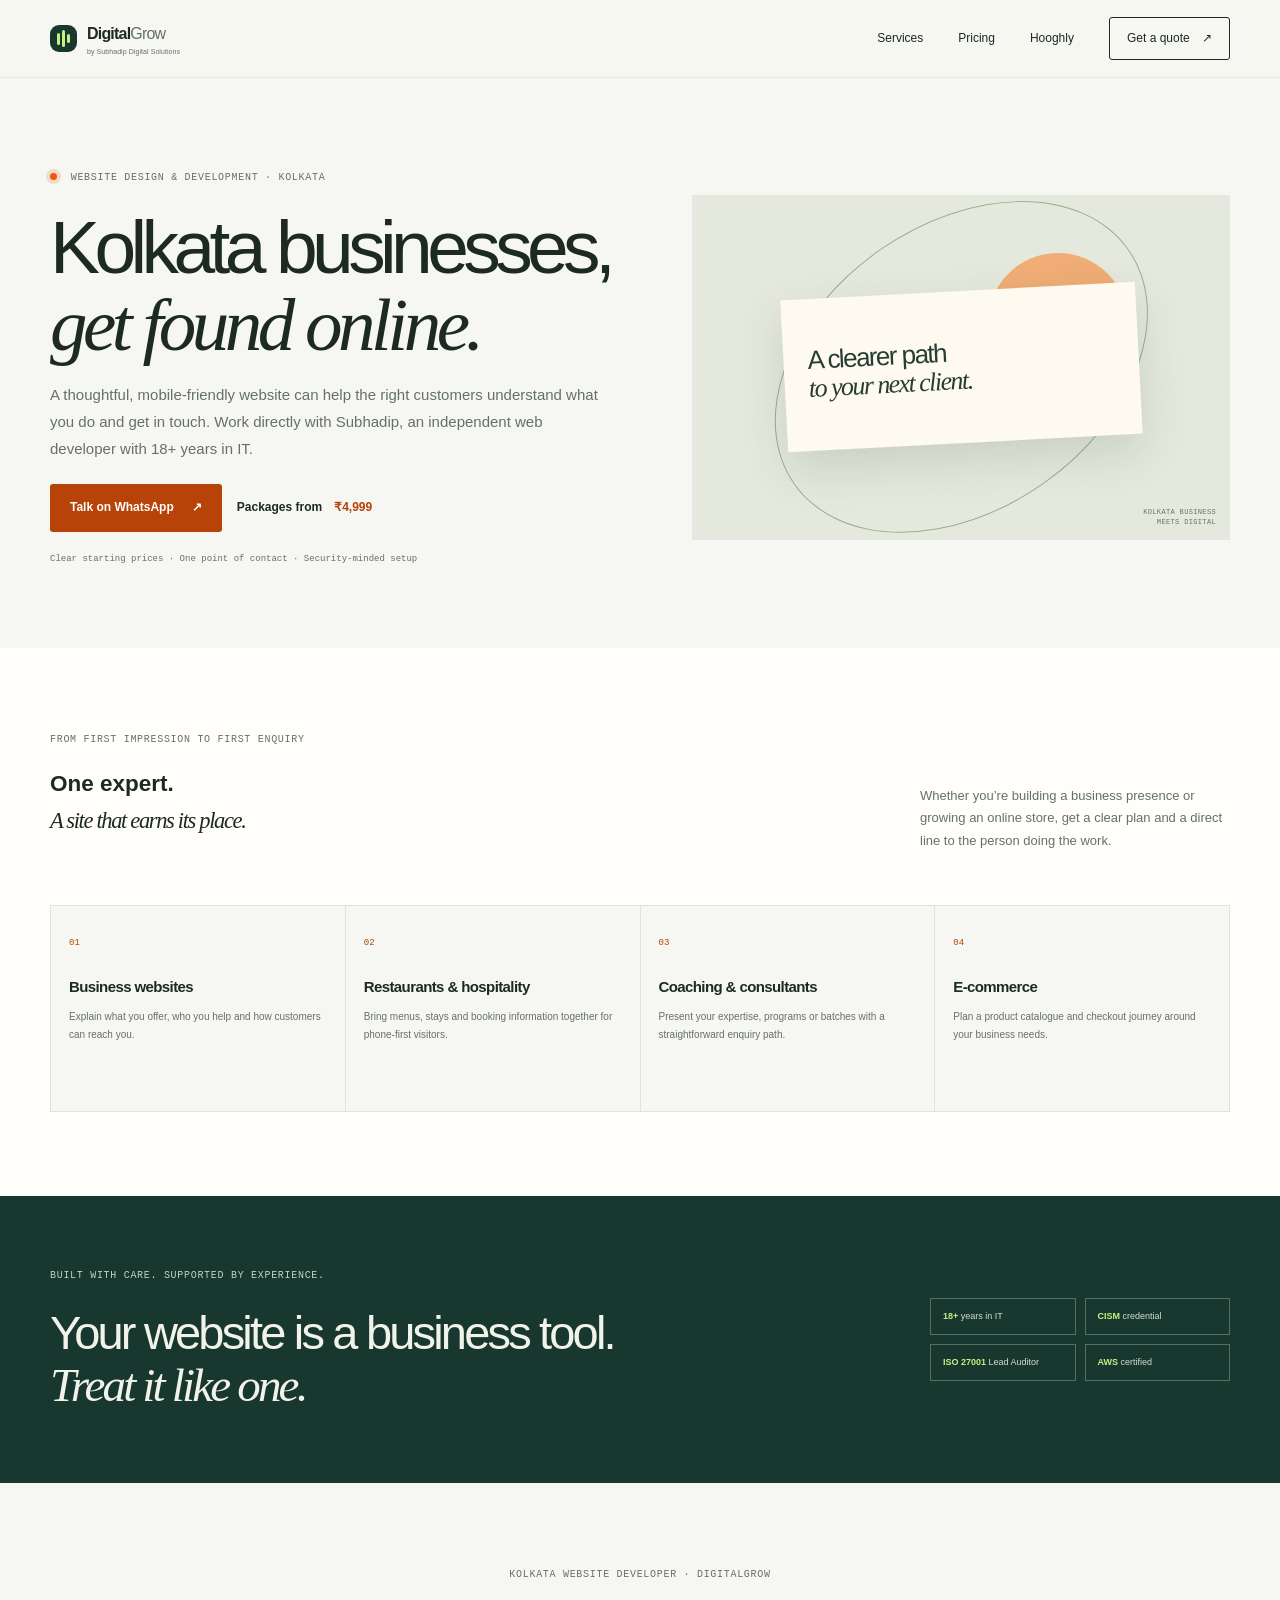
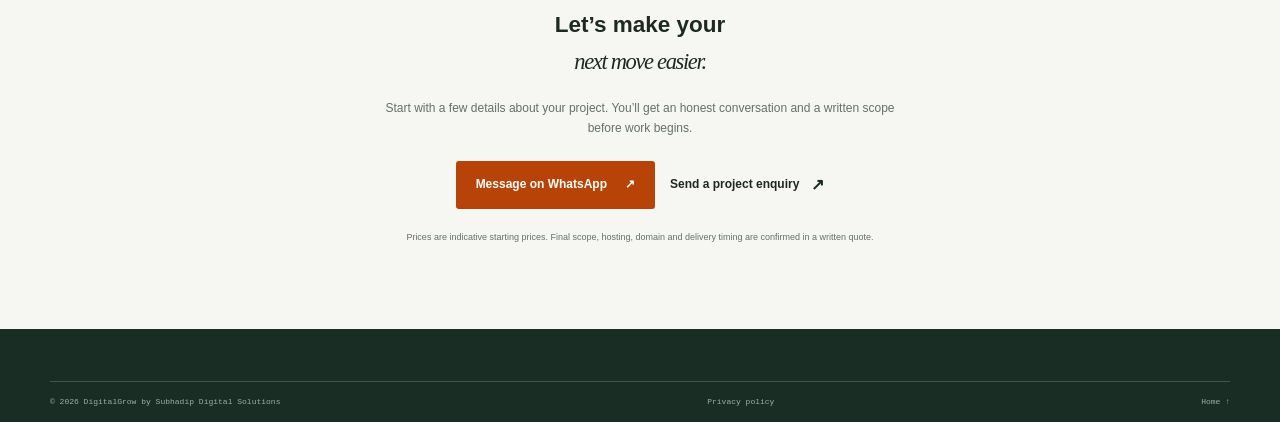
<file: kolkata/index.html>
<!doctype html>
<html lang="en-IN">
  <head>
    <meta charset="utf-8" />
    <meta name="viewport" content="width=device-width, initial-scale=1" />
    <meta name="description" content="Website design and development for small businesses, consultants, restaurants, coaching centres and startups in Kolkata. Clear package prices from ₹4,999." />
    <meta property="og:title" content="Website Design in Kolkata | DigitalGrow" />
    <meta property="og:description" content="A secure, mobile-friendly website from one accountable web developer serving Kolkata and West Bengal." />
    <meta property="og:locale" content="en_IN" />
    <link rel="canonical" href="https://subhadipdigitalsolutions.com/kolkata/" />
    <title>Website Design &amp; Development in Kolkata | DigitalGrow</title>
    <link rel="stylesheet" href="../styles.css" />
    <script type="application/ld+json">
      {
        "@context": "https://schema.org",
        "@type": "ProfessionalService",
        "name": "DigitalGrow by Subhadip Digital Solutions",
        "url": "https://subhadipdigitalsolutions.com/kolkata/",
        "telephone": "+91-85850-04555",
        "areaServed": {
          "@type": "City",
          "name": "Kolkata"
        },
        "description": "Website design, development and maintenance for businesses in Kolkata."
      }
    </script>
  </head>
  <body>
    <header class="site-header">
      <div class="container nav-wrap">
        <a class="brand" href="../index.html" aria-label="DigitalGrow by Subhadip Digital Solutions home">
          <span class="brand-mark" aria-hidden="true"><i></i><i></i><i></i></span>
          <span class="brand-name">Digital<span>Grow</span><small>by Subhadip Digital Solutions</small></span>
        </a>
        <button class="menu-toggle" type="button" aria-label="Open navigation" aria-expanded="false"><span></span><span></span></button>
        <nav class="main-nav" aria-label="Main navigation">
          <a href="../index.html#services">Services</a><a href="../index.html#packages">Pricing</a><a href="../hooghly/">Hooghly</a><a class="nav-cta" href="../index.html#contact">Get a quote <span aria-hidden="true">↗</span></a>
        </nav>
      </div>
    </header>
    <main>
      <section class="location-hero">
        <div class="container location-hero-grid">
          <div>
            <p class="eyebrow"><span class="status-dot"></span> Website design &amp; development · Kolkata</p>
            <h1>Kolkata businesses,<br /><span class="serif-word">get found online.</span></h1>
            <p class="location-lead">A thoughtful, mobile-friendly website can help the right customers understand what you do and get in touch. Work directly with Subhadip, an independent web developer with 18+ years in IT.</p>
            <div class="location-actions"><a class="button button-dark" href="https://wa.me/918585004555?text=Hi%20Subhadip%2C%20I%27m%20looking%20for%20website%20development%20in%20Kolkata." target="_blank" rel="noopener noreferrer">Talk on WhatsApp <span aria-hidden="true">↗</span></a><a class="text-link" href="../index.html#packages">Packages from <strong>₹4,999</strong></a></div>
            <p class="location-proof">Clear starting prices · One point of contact · Security-minded setup</p>
          </div>
          <div class="location-art" aria-hidden="true"><span class="location-sun"></span><span class="location-art-label">KOLKATA BUSINESS<br />MEETS DIGITAL</span><span class="location-art-card">A clearer path<br /><em>to your next client.</em></span><span class="location-art-orbit"></span></div>
        </div>
      </section>
      <section class="location-section">
        <div class="container">
          <div class="section-heading">
            <div><p class="eyebrow">From first impression to first enquiry</p><h2>One expert.<br /><span class="serif-word">A site that earns its place.</span></h2></div>
            <p class="section-aside">Whether you’re building a business presence or growing an online store, get a clear plan and a direct line to the person doing the work.</p>
          </div>
          <div class="location-service-grid">
            <article><span>01</span><h3>Business websites</h3><p>Explain what you offer, who you help and how customers can reach you.</p></article>
            <article><span>02</span><h3>Restaurants &amp; hospitality</h3><p>Bring menus, stays and booking information together for phone-first visitors.</p></article>
            <article><span>03</span><h3>Coaching &amp; consultants</h3><p>Present your expertise, programs or batches with a straightforward enquiry path.</p></article>
            <article><span>04</span><h3>E-commerce</h3><p>Plan a product catalogue and checkout journey around your business needs.</p></article>
          </div>
        </div>
      </section>
      <section class="location-band">
        <div class="container location-band-inner">
          <div><p class="eyebrow">Built with care. Supported by experience.</p><h2>Your website is a business tool.<br /><span class="serif-word">Treat it like one.</span></h2></div>
          <div class="location-credentials"><span><b>18+</b> years in IT</span><span><b>CISM</b> credential</span><span><b>ISO 27001</b> Lead Auditor</span><span><b>AWS</b> certified</span></div>
        </div>
      </section>
      <section class="location-section location-last">
        <div class="container location-close">
          <p class="eyebrow">Kolkata website developer · DigitalGrow</p>
          <h2>Let’s make your<br /><span class="serif-word">next move easier.</span></h2>
          <p>Start with a few details about your project. You’ll get an honest conversation and a written scope before work begins.</p>
          <div class="location-actions"><a class="button button-dark" href="https://wa.me/918585004555?text=Hi%20Subhadip%2C%20I%27d%20like%20to%20discuss%20a%20website%20for%20my%20Kolkata%20business." target="_blank" rel="noopener noreferrer">Message on WhatsApp <span aria-hidden="true">↗</span></a><a class="text-link" href="../index.html#contact">Send a project enquiry <span aria-hidden="true">↗</span></a></div>
          <p class="location-disclaimer">Prices are indicative starting prices. Final scope, hosting, domain and delivery timing are confirmed in a written quote.</p>
        </div>
      </section>
    </main>
    <footer class="site-footer">
      <div class="container footer-bottom"><span>© 2026 DigitalGrow by Subhadip Digital Solutions</span><a href="../privacy.html">Privacy policy</a><a href="../index.html">Home ↑</a></div>
    </footer>
    <script src="../nav.js"></script>
  </body>
</html>
</file>
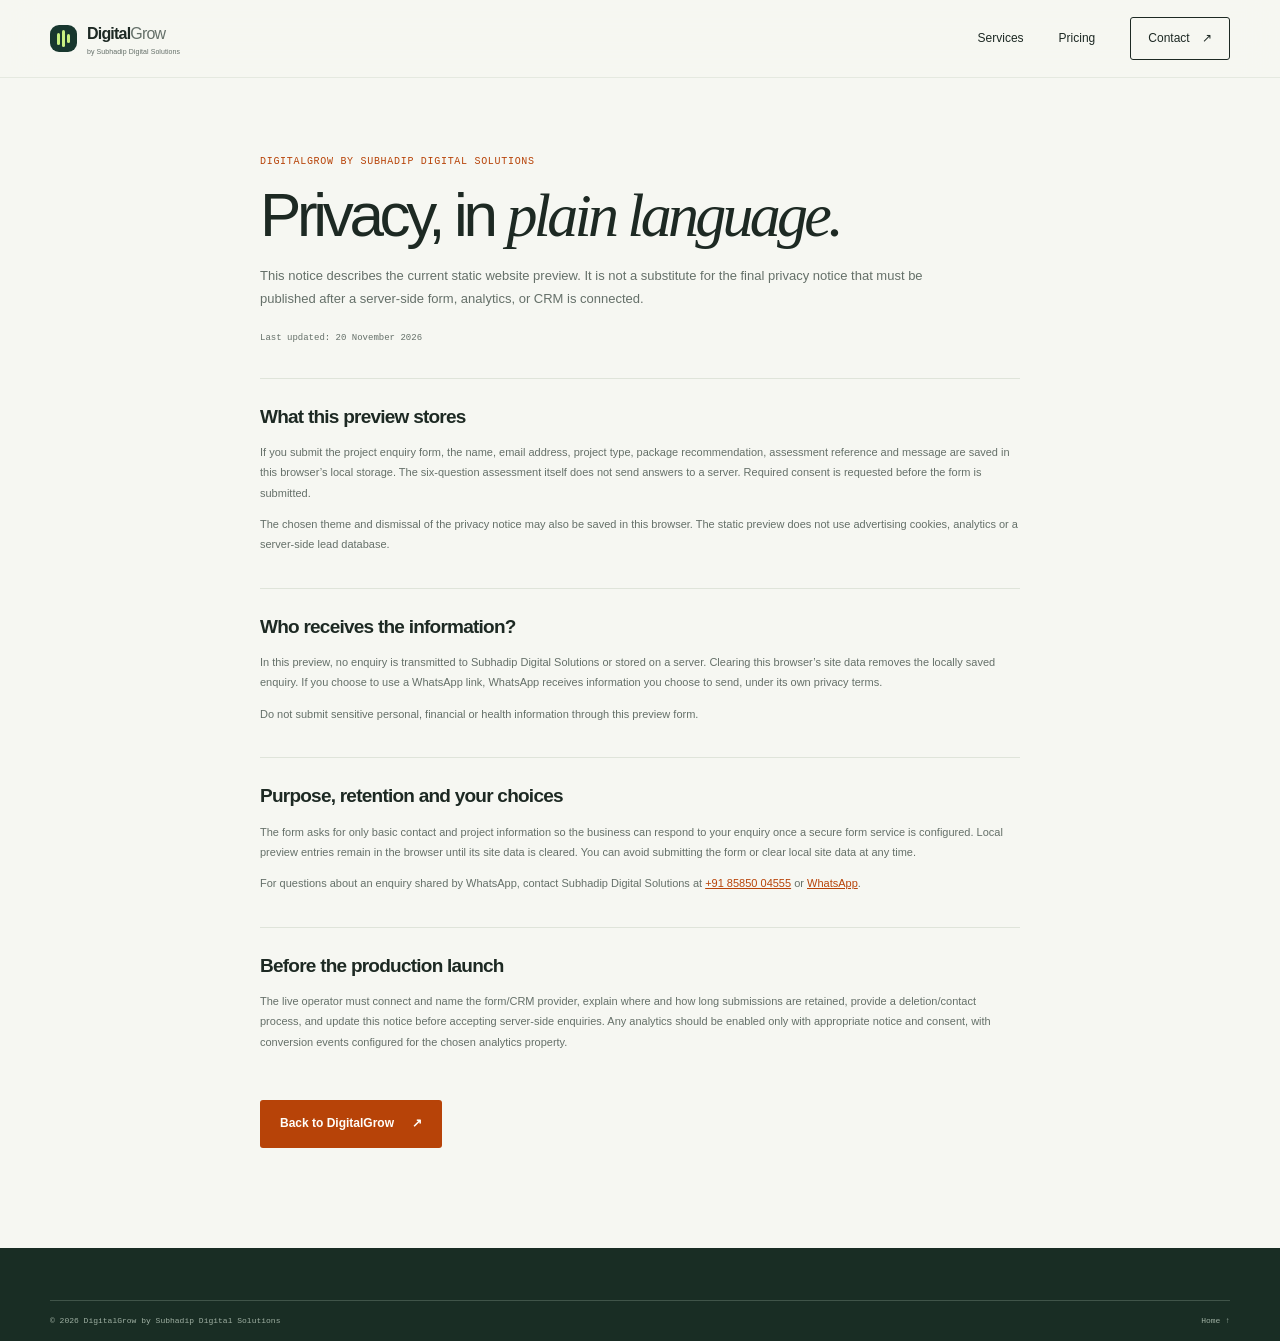
<file: privacy.html>
<!doctype html>
<html lang="en-IN">
  <head>
    <meta charset="utf-8" />
    <meta name="viewport" content="width=device-width, initial-scale=1" />
    <meta name="description" content="Privacy information for DigitalGrow by Subhadip Digital Solutions, including enquiry form and browser storage practices." />
    <meta property="og:title" content="Privacy Policy | DigitalGrow by Subhadip Digital Solutions" />
    <title>Privacy Policy | DigitalGrow by Subhadip Digital Solutions</title>
    <link rel="stylesheet" href="styles.css" />
  </head>
  <body>
    <header class="site-header">
      <div class="container nav-wrap">
        <a class="brand" href="index.html" aria-label="DigitalGrow by Subhadip Digital Solutions home">
          <span class="brand-mark" aria-hidden="true"><i></i><i></i><i></i></span>
          <span class="brand-name">Digital<span>Grow</span><small>by Subhadip Digital Solutions</small></span>
        </a>
        <button class="menu-toggle" type="button" aria-label="Open navigation" aria-expanded="false"><span></span><span></span></button>
        <nav class="main-nav" aria-label="Main navigation"><a href="index.html#services">Services</a><a href="index.html#packages">Pricing</a><a class="nav-cta" href="index.html#contact">Contact <span aria-hidden="true">↗</span></a></nav>
      </div>
    </header>
    <main class="policy-page">
      <div class="container policy-content">
        <p class="eyebrow">DigitalGrow by Subhadip Digital Solutions</p>
        <h1>Privacy, in <span class="serif-word">plain language.</span></h1>
        <p class="policy-intro">This notice describes the current static website preview. It is not a substitute for the final privacy notice that must be published after a server-side form, analytics, or CRM is connected.</p>
        <p class="policy-updated">Last updated: 20 November 2026</p>
        <section><h2>What this preview stores</h2><p>If you submit the project enquiry form, the name, email address, project type, package recommendation, assessment reference and message are saved in this browser’s local storage. The six-question assessment itself does not send answers to a server. Required consent is requested before the form is submitted.</p><p>The chosen theme and dismissal of the privacy notice may also be saved in this browser. The static preview does not use advertising cookies, analytics or a server-side lead database.</p></section>
        <section><h2>Who receives the information?</h2><p>In this preview, no enquiry is transmitted to Subhadip Digital Solutions or stored on a server. Clearing this browser’s site data removes the locally saved enquiry. If you choose to use a WhatsApp link, WhatsApp receives information you choose to send, under its own privacy terms.</p><p>Do not submit sensitive personal, financial or health information through this preview form.</p></section>
        <section><h2>Purpose, retention and your choices</h2><p>The form asks for only basic contact and project information so the business can respond to your enquiry once a secure form service is configured. Local preview entries remain in the browser until its site data is cleared. You can avoid submitting the form or clear local site data at any time.</p><p>For questions about an enquiry shared by WhatsApp, contact Subhadip Digital Solutions at <a href="tel:+918585004555">+91 85850 04555</a> or <a href="https://wa.me/918585004555" target="_blank" rel="noopener noreferrer">WhatsApp</a>.</p></section>
        <section><h2>Before the production launch</h2><p>The live operator must connect and name the form/CRM provider, explain where and how long submissions are retained, provide a deletion/contact process, and update this notice before accepting server-side enquiries. Any analytics should be enabled only with appropriate notice and consent, with conversion events configured for the chosen analytics property.</p></section>
        <a class="button button-dark policy-back" href="index.html">Back to DigitalGrow <span aria-hidden="true">↗</span></a>
      </div>
    </main>
    <footer class="site-footer"><div class="container footer-bottom"><span>© 2026 DigitalGrow by Subhadip Digital Solutions</span><a href="index.html">Home ↑</a></div></footer>
    <script src="nav.js"></script>
  </body>
</html>
</file>
<file: styles.css>
:root {
  color-scheme: light;
  --paper: #f6f7f2;
  --white: #fffefa;
  --ink: #1d2923;
  --muted: #657069;
  --green: #214237;
  --green-dark: #18372e;
  --orange: #ea580c;
  --orange-deep: #b74308;
  --orange-soft: #fff0e9;
  --lime: #c9ef81;
  --line: #dfe4da;
  --soft: #e9eee5;
  --mono: "SFMono-Regular", Consolas, "Liberation Mono", monospace;
  --sans: "Helvetica Neue", Arial, sans-serif;
  --serif: "Playfair Display", Georgia, serif;
  --page: 1180px;
}

* { box-sizing: border-box; }
html { scroll-behavior: smooth; scroll-padding-top: 86px; }
body { margin: 0; background: var(--paper); color: var(--ink); font-family: var(--sans); font-size: 15px; line-height: 1.65; -webkit-font-smoothing: antialiased; }
body.theme-dark { color-scheme: dark; --paper: #17231e; --white: #1d2b24; --ink: #f0f3eb; --muted: #a4b0a7; --green: #c9ef81; --green-dark: #c9ef81; --lime: #1d352c; --line: #35453c; --soft: #26372e; }
a { color: inherit; text-decoration: none; }
button, input, select, textarea { font: inherit; }
button, a { -webkit-tap-highlight-color: transparent; }
button:focus-visible, a:focus-visible, input:focus-visible, select:focus-visible, textarea:focus-visible, summary:focus-visible { outline: 3px solid #78a648; outline-offset: 4px; }
.container { width: min(var(--page), calc(100% - 64px)); margin-inline: auto; }
.skip-link { position: absolute; z-index: 20; top: 8px; left: 8px; padding: 10px 14px; transform: translateY(-150%); background: var(--ink); color: var(--paper); }
.skip-link:focus { transform: translateY(0); }
.site-header { position: sticky; z-index: 10; top: 0; height: 78px; border-bottom: 1px solid color-mix(in srgb, var(--line), transparent 25%); background: color-mix(in srgb, var(--paper), transparent 7%); backdrop-filter: blur(16px); }
.nav-wrap { height: 100%; display: flex; align-items: center; justify-content: space-between; }
.brand { display: inline-flex; align-items: center; gap: 10px; }
.brand-mark { width: 27px; height: 27px; display: flex; align-items: center; justify-content: center; gap: 2px; border-radius: 9px; background: var(--green-dark); }
.brand-mark i { width: 3px; height: 12px; border-radius: 3px; background: var(--lime); }
.brand-mark i:nth-child(2) { height: 17px; }
.brand-mark i:nth-child(3) { height: 9px; }
.brand-name { font-size: 16px; font-weight: 700; letter-spacing: -.8px; }
.brand-name span { color: var(--muted); font-weight: 400; }
.brand-name small { display: block; margin-top: 1px; color: var(--muted); font-size: 7px; font-weight: 400; letter-spacing: .01em; line-height: 1.2; }
.main-nav { display: flex; align-items: center; gap: 35px; font-size: 12px; font-weight: 500; }
.main-nav > a:not(.nav-cta) { transition: color .2s ease; }
.main-nav > a:not(.nav-cta):hover { color: #628a46; }
.nav-cta { padding: 11px 17px; border: 1px solid var(--ink); border-radius: 3px; transition: background .2s, color .2s; }
.nav-cta:hover { color: var(--paper); background: var(--ink); }
.nav-cta span { padding-left: 9px; }
.menu-toggle { display: none; }
.section-shell { position: relative; }
.hero { min-height: 650px; display: flex; align-items: center; overflow: hidden; }
.hero-grid { display: grid; grid-template-columns: .92fr 1.08fr; align-items: center; gap: 32px; padding-top: 24px; padding-bottom: 62px; }
.eyebrow { margin: 0 0 24px; font: 10px/1.5 var(--mono); letter-spacing: .07em; text-transform: uppercase; color: var(--muted); }
.status-dot { display: inline-block; width: 7px; height: 7px; margin-right: 7px; border-radius: 50%; background: var(--orange); box-shadow: 0 0 0 4px color-mix(in srgb, var(--orange), transparent 82%); }
h1, h2, h3, p { margin-top: 0; }
.hero h1 { margin: 0 0 22px; font-size: clamp(68px, 8.3vw, 112px); line-height: .96; letter-spacing: -.09em; font-weight: 500; }
.serif-word { font-family: var(--serif); font-weight: 500; font-style: italic; letter-spacing: -.06em; }
.accent-period { color: var(--orange); }
.hero-intro { max-width: 470px; margin-bottom: 27px; color: var(--muted); font-size: 16px; line-height: 1.8; }
.hero-actions { display: flex; flex-wrap: wrap; align-items: center; gap: 24px; }
.button { min-height: 48px; display: inline-flex; justify-content: center; align-items: center; gap: 18px; padding: 0 19px; border: 1px solid transparent; border-radius: 3px; cursor: pointer; font-size: 12px; font-weight: 600; transition: transform .2s, background .2s, color .2s; }
.button:hover { transform: translateY(-2px); }
.button-dark { color: #fffefa; background: var(--orange-deep); }
.button-dark:hover { background: #963708; }
.text-link strong { color: var(--orange-deep); font-weight: 700; }
.text-link { display: inline-flex; align-items: center; gap: 12px; font-size: 12px; font-weight: 600; }
.text-link span { font-size: 16px; transition: transform .2s; }
.text-link:hover span { transform: translate(3px, -2px); }
.hero-proof { display: flex; align-items: center; gap: 13px; margin-top: 46px; }
.avatar-stack { display: flex; padding-left: 4px; }
.avatar-stack span { width: 29px; height: 29px; display: grid; place-items: center; margin-left: -4px; border: 2px solid var(--paper); border-radius: 50%; background: #dce5d2; color: var(--green); font-size: 10px; font-weight: 700; }
.avatar-stack span:nth-child(2) { background: #efdbbd; }
.avatar-stack span:nth-child(3) { background: var(--green); color: white; }
.hero-proof p { margin: 0; color: var(--muted); font-size: 10px; line-height: 1.55; }
.hero-proof strong { color: var(--ink); font-size: 11px; }
.hero-art { position: relative; min-height: 468px; display: grid; place-items: center; isolation: isolate; }
.art-orbit { position: absolute; z-index: -1; border: 1px solid #dfe6d8; border-radius: 50%; transform: rotate(-24deg); }
.orbit-one { width: 520px; height: 340px; }
.orbit-two { width: 430px; height: 470px; transform: rotate(38deg); }
.art-sparkle { position: absolute; color: #93ae6d; font-size: 22px; }
.sparkle-one { top: 55px; left: 13%; }
.sparkle-two { right: 7%; bottom: 105px; font-size: 15px; }
.art-window { position: relative; width: min(390px, 75%); transform: rotate(-2.2deg); overflow: hidden; border: 6px solid var(--white); border-radius: 9px; background: #f8f5ed; box-shadow: 0 28px 75px #223a291c; }
.window-top { height: 28px; display: flex; align-items: center; justify-content: space-between; padding: 0 9px; background: #fffefa; color: #84877f; font: 7px var(--mono); }
.window-dots { display: flex; gap: 3px; }
.window-dots b { width: 5px; height: 5px; border-radius: 50%; background: #e1b4a0; }
.window-dots b:nth-child(2) { background: #e8d18c; }
.window-dots b:nth-child(3) { background: #acc79f; }
.window-lock { font-size: 11px; }
.window-content { min-height: 316px; position: relative; padding: 16px 21px; overflow: hidden; background: #e9e9d8; color: #293d34; }
.mini-nav { display: flex; justify-content: space-between; align-items: center; font: 7px var(--mono); }
.mini-logo { font-size: 9px; font-weight: 500; }
.mini-hero { position: relative; z-index: 2; padding-top: 50px; }
.mini-kicker, .mini-bottom { font: 6px var(--mono); letter-spacing: .07em; }
.mini-title { margin: 9px 0 15px; font-size: 40px; line-height: .98; font-weight: 500; letter-spacing: -.07em; }
.mini-title em { font-family: var(--serif); font-weight: 500; }
.mini-pill { display: inline-block; padding: 8px 11px; border-radius: 2px; background: #263c31; color: white; font: 6px var(--mono); }
.mini-bottom { display: flex; justify-content: space-between; position: absolute; right: 21px; bottom: 14px; left: 21px; }
.floating-note { position: absolute; z-index: 3; display: flex; align-items: center; gap: 9px; padding: 11px 13px; border: 1px solid #e8e9df; border-radius: 4px; background: var(--white); box-shadow: 0 9px 25px #29372a10; color: var(--muted); font-size: 9px; line-height: 1.45; }
.floating-note strong { color: var(--ink); font-size: 10px; }
.note-top { top: 83px; right: 2%; transform: rotate(3deg); }
.note-bottom { bottom: 67px; left: 4%; transform: rotate(-3deg); }
.note-icon, .secure-icon { width: 24px; height: 24px; display: grid; place-items: center; border-radius: 50%; background: #e8f0dc; color: #507a3b; font-size: 12px; }
.secure-icon { background: #e6eee6; font-size: 13px; }
.hero-art-caption { position: absolute; right: 3%; bottom: 16px; color: var(--muted); font: 8px var(--mono); letter-spacing: .04em; }
.hero-art-caption span { padding: 0 5px; color: #91a680; }
.scroll-cue { position: absolute; right: max(32px, calc((100% - var(--page))/2)); bottom: 25px; display: flex; align-items: center; gap: 9px; color: var(--muted); font: 9px var(--mono); }
.scroll-cue span { width: 21px; height: 1px; background: #829078; }
.trust-strip { border-block: 1px solid var(--line); background: var(--white); }
.trust-inner { min-height: 86px; display: flex; align-items: center; justify-content: space-between; gap: 24px; }
.trust-inner > p { margin: 0; font-size: 12px; font-weight: 500; }
.trust-inner > p span { color: var(--muted); font-family: var(--serif); font-size: 15px; font-style: italic; }
.trust-items { display: flex; align-items: center; gap: 10px; }
.trust-chip { padding: 7px 10px; border: 1px solid var(--line); border-radius: 2px; color: var(--muted); font-size: 9px; white-space: nowrap; }
.trust-chip b { color: var(--ink); font-weight: 600; }
.section { padding: 112px 0; }
.section-heading { display: flex; align-items: end; justify-content: space-between; gap: 45px; margin-bottom: 47px; }
.section-heading .eyebrow { margin-bottom: 18px; }
.section h2 { margin: 0; font-size: clamp(38px, 5vw, 58px); line-height: 1.08; letter-spacing: -.065em; font-weight: 500; }
.section-aside { max-width: 310px; margin: 0 0 5px; color: var(--muted); font-size: 13px; line-height: 1.75; }
.service-grid { display: grid; grid-template-columns: repeat(4, 1fr); border: 1px solid var(--line); background: var(--line); gap: 1px; }
.service-card { position: relative; min-height: 264px; padding: 25px 22px 21px; background: var(--paper); transition: background .25s, transform .25s; }
.service-card:hover { z-index: 1; background: var(--white); transform: translateY(-4px); }
.service-index { position: absolute; top: 24px; right: 21px; color: #99a398; font: 9px var(--mono); }
.service-icon { width: 42px; height: 42px; display: grid; place-items: center; margin: 4px 0 25px; border: 1px solid var(--line); border-radius: 50%; color: #4a7150; font-size: 21px; }
.icon-ai { color: #849945; }
.service-card h3 { margin-bottom: 10px; font-size: 17px; font-weight: 600; letter-spacing: -.04em; }
.service-card > p { min-height: 64px; margin-bottom: 20px; color: var(--muted); font-size: 11px; line-height: 1.7; }
.tag-row { display: flex; flex-wrap: wrap; gap: 5px; }
.tag-row span { padding: 4px 6px; border: 1px solid var(--line); border-radius: 2px; color: var(--muted); font: 7px var(--mono); }
.section-bottom-link { display: flex; align-items: center; justify-content: flex-end; gap: 18px; margin-top: 23px; color: var(--muted); font-size: 11px; }
.section-bottom-link .text-link { color: var(--ink); }
.section-work { background: var(--white); }
.work-grid { display: grid; grid-template-columns: 1fr 1fr; gap: 45px 24px; }
.work-image { position: relative; height: 268px; display: grid; place-items: center; overflow: hidden; }
.work-feature .work-image { height: 268px; }
.image-atelier { background: #dfe4d2; }
.image-clinic { background: #e7ddd0; }
.image-north { background: #d9e3df; }
.atelier-ui { position: relative; width: 69%; height: 82%; padding: 16px 20px; overflow: hidden; background: #f5f2e8; color: #2a3930; box-shadow: 0 16px 42px #343b2e20; transform: rotate(-2deg); }
.atelier-top, .north-top { display: flex; align-items: center; justify-content: space-between; font: 7px var(--mono); letter-spacing: .08em; }
.atelier-copy { position: relative; z-index: 2; padding-top: 46px; }
.atelier-copy > span:first-child, .clinic-copy > span, .north-copy > span:first-child { font: 6px var(--mono); letter-spacing: .11em; }
.atelier-copy h3 { margin: 8px 0 15px; font-size: clamp(32px, 4vw, 50px); line-height: .98; font-weight: 500; letter-spacing: -.08em; }
.atelier-copy h3 em, .clinic-copy h3 em, .north-copy h3 em { font-family: var(--serif); font-weight: 500; }
.atelier-cta, .north-button { display: inline-block; padding: 8px 10px; background: #294536; color: white; font: 6px var(--mono); }
.atelier-orb { position: absolute; top: 33%; right: -9%; width: 49%; aspect-ratio: 1; border-radius: 50%; background: radial-gradient(circle at 30% 32%, #d2a27c 0 9%, #b77459 10% 45%, #754a39 75%); }
.atelier-line { position: absolute; right: 13%; bottom: 12%; width: 40%; height: 19%; border: 1px solid #3c493d; border-radius: 50%; transform: rotate(-19deg); }
.case-stamp { position: absolute; right: 15px; bottom: 15px; font: 6px/1.6 var(--mono); text-align: right; }
.clinic-ui { position: relative; width: 79%; height: 83%; padding: 15px 19px; overflow: hidden; background: #f8f4ec; color: #344842; box-shadow: 0 15px 38px #53453620; transform: rotate(2deg); }
.clinic-top { display: flex; align-items: center; justify-content: space-between; font: 6px var(--mono); }
.clinic-logo { font: 600 15px var(--sans); letter-spacing: -.08em; }
.clinic-logo span { color: #c9856e; }
.clinic-copy { position: relative; z-index: 2; padding-top: 36px; }
.clinic-copy h3 { margin: 8px 0 13px; font-size: 31px; line-height: .98; font-weight: 500; letter-spacing: -.07em; }
.clinic-button { display: inline-block; padding: 7px 9px; background: #405d52; color: white; font: 6px var(--mono); }
.clinic-circle { position: absolute; right: -18%; bottom: -32%; width: 67%; aspect-ratio: 1; border-radius: 50%; background: #b7c8b9; }
.clinic-card { position: absolute; z-index: 2; right: 11px; bottom: 11px; padding: 9px 11px; background: #fffefa; font-size: 6px; line-height: 1.7; box-shadow: 0 4px 15px #1a29171a; }
.clinic-card b { font-size: 8px; }
.clinic-card span { color: #68786c; }
.north-ui { position: relative; width: 79%; height: 83%; padding: 15px 19px; overflow: hidden; background: #f3f3ec; color: #2a413b; box-shadow: 0 15px 38px #40564c20; transform: rotate(-1deg); }
.north-copy { position: relative; z-index: 2; padding-top: 38px; }
.north-copy h3 { margin: 7px 0 13px; font-size: 33px; line-height: .98; font-weight: 500; letter-spacing: -.08em; }
.north-button { background: #315147; }
.north-sun { position: absolute; top: 30%; right: 11%; width: 29%; aspect-ratio: 1; border-radius: 50%; background: #e4ba83; }
.north-mountain { position: absolute; right: -5%; bottom: -17%; width: 80%; height: 52%; background: #aab9a8; clip-path: polygon(0 100%, 45% 0, 100% 100%); }
.image-school { background: #f1dfca; }
.school-ui { position: relative; width: 79%; height: 83%; padding: 15px 19px; overflow: hidden; background: #fffaf0; color: #3c332b; box-shadow: 0 15px 38px #53453620; transform: rotate(1.5deg); }
.school-top { position: relative; z-index: 2; display: flex; justify-content: space-between; font: 6px var(--mono); letter-spacing: .05em; }
.school-top span:first-child { font: 700 11px var(--sans); letter-spacing: .06em; }
.school-copy { position: relative; z-index: 2; padding-top: 39px; }
.school-copy > span:first-child { font: 6px var(--mono); letter-spacing: .11em; }
.school-copy h3 { margin: 8px 0 13px; font-size: 31px; line-height: .98; font-weight: 500; letter-spacing: -.07em; }
.school-copy h3 em { font-family: var(--serif); font-weight: 500; }
.school-button { display: inline-block; padding: 7px 9px; background: #ef7c35; color: #fff; font: 6px var(--mono); }
.school-badge { position: absolute; z-index: 3; top: 31%; right: 9%; width: 44px; height: 44px; display: grid; place-content: center; border-radius: 50%; background: #f3bb76; color: #46331f; font: 7px/1.3 var(--mono); text-align: center; transform: rotate(10deg); }
.school-grid { position: absolute; right: -9%; bottom: -25%; width: 75%; height: 58%; background: repeating-linear-gradient(90deg, #f3d9b8 0 9px, transparent 9px 16px); opacity: .7; transform: skewY(-15deg); }
.work-meta { display: flex; justify-content: space-between; gap: 15px; padding-top: 18px; }
.project-type { margin-bottom: 7px; color: var(--muted); font: 8px var(--mono); letter-spacing: .05em; }
.work-meta h3 { margin: 0 0 7px; font-size: 20px; letter-spacing: -.05em; font-weight: 500; }
.work-desc { max-width: 390px; margin: 0; color: var(--muted); font-size: 11px; line-height: 1.7; }
.round-arrow { flex: 0 0 auto; width: 34px; height: 34px; display: grid; place-items: center; border: 1px solid var(--line); border-radius: 50%; font-size: 15px; transition: color .2s, background .2s; }
.round-arrow:hover { color: var(--paper); background: var(--green-dark); }
.outcome-row { display: flex; gap: 19px; padding-top: 13px; margin-top: 14px; border-top: 1px solid var(--line); color: var(--muted); font: 8px var(--mono); }
.outcome-row span + span { padding-left: 19px; border-left: 1px solid var(--line); }
.outcome-row b { color: var(--ink); font-weight: 500; }
.portfolio-note { margin: 33px 0 0; color: var(--muted); font-size: 10px; font-style: italic; }
.section-approach { background: var(--green-dark); color: #f3f4ed; }
.section-approach .eyebrow { color: #b9c9b8; }
.approach-grid { display: grid; grid-template-columns: .8fr 1.2fr; gap: 100px; }
.approach-intro h2 { margin-bottom: 19px; }
.approach-intro > p:not(.eyebrow) { max-width: 315px; margin-bottom: 28px; color: #c1ccc1; font-size: 13px; line-height: 1.8; }
.button-light { color: var(--green-dark); background: var(--lime); }
.button-light:hover { background: #d8f6a4; }
.process-list { border-top: 1px solid #567065; }
.process-step { display: grid; grid-template-columns: 34px 1fr auto; align-items: start; gap: 15px; padding: 18px 0; border-bottom: 1px solid #567065; }
.step-no, .step-time { color: #b9c9b8; font: 8px var(--mono); }
.process-step h3 { margin: -4px 0 4px; font-size: 17px; font-weight: 500; letter-spacing: -.03em; }
.process-step p { max-width: 390px; margin: 0; color: #bfcbc2; font-size: 10px; }
.step-time { padding-top: 3px; font-size: 7px; }
.section-about { background: var(--paper); }
.about-grid { display: grid; grid-template-columns: .92fr 1.08fr; gap: 100px; align-items: center; }
.about-art { position: relative; max-width: 450px; }
.about-photo { position: relative; height: 425px; display: grid; place-items: center; overflow: hidden; background: #dfe7d9; }
.about-photo::before { position: absolute; top: 13%; left: 12%; width: 78%; height: 74%; border: 1px solid #91a68d; border-radius: 48% 52% 43% 57%; content: ""; transform: rotate(-28deg); }
.photo-orbit { position: absolute; width: 60%; height: 95%; border: 1px solid #b2c1aa; border-radius: 50%; transform: rotate(45deg); }
.photo-initial { position: relative; z-index: 1; width: 160px; height: 160px; display: grid; place-items: center; border-radius: 50%; background: #adc19d; color: #284537; font: italic 46px var(--serif); }
.photo-caption { position: absolute; bottom: 18px; left: 20px; color: #415e4c; font: 8px/1.6 var(--mono); letter-spacing: .06em; }
.about-sticker { position: absolute; right: -26px; bottom: 47px; padding: 15px 18px; background: var(--green-dark); color: #f4f4e9; font-size: 11px; line-height: 1.4; transform: rotate(5deg); }
.about-sticker span { color: var(--lime); font-size: 20px; }
.about-copy h2 { margin-bottom: 22px; }
.about-copy > p:not(.eyebrow) { max-width: 450px; color: var(--muted); font-size: 12px; line-height: 1.85; }
.about-copy .about-lead { color: var(--ink) !important; font-size: 15px !important; font-weight: 500; }
.credential-list { display: flex; flex-wrap: wrap; gap: 9px; margin: 23px 0 24px; }
.credential-list span { padding: 7px 9px; border: 1px solid var(--line); border-radius: 2px; color: var(--muted); font-size: 9px; }
.credential-list i { padding-right: 5px; color: #6d9650; font-style: normal; }
.section-pricing { background: #edf0e9; }
.section-pricing .section-heading { margin-bottom: 42px; }
.pricing-grid { display: grid; grid-template-columns: repeat(3, 1fr); gap: 12px; }
.price-card { position: relative; display: flex; flex-direction: column; min-height: 390px; padding: 25px 25px 22px; border: 1px solid #d9dfd4; background: var(--paper); }
.price-featured { border-color: #315342; background: var(--green-dark); color: #f4f5ee; }
.popular-label { position: absolute; top: -1px; right: 18px; padding: 6px 9px; background: var(--lime); color: #263f31; font: 7px var(--mono); letter-spacing: .05em; }
.price-label { margin-bottom: 19px; color: var(--muted); font: 8px var(--mono); }
.price-featured .price-label { color: #c6d3c6; }
.price-card h3 { margin-bottom: 9px; font-size: 23px; line-height: 1.15; letter-spacing: -.06em; font-weight: 500; }
.price-copy { min-height: 54px; margin-bottom: 17px; color: var(--muted); font-size: 10px; line-height: 1.65; }
.price-featured .price-copy { color: #c6d3c6; }
.price-amount { padding-bottom: 16px; border-bottom: 1px solid var(--line); font-size: 18px; font-weight: 600; letter-spacing: -.04em; }
.price-amount span { display: block; color: var(--muted); font-size: 9px; font-weight: 400; letter-spacing: 0; }
.price-featured .price-amount { border-color: #566a5c; }
.price-featured .price-amount span { color: #c6d3c6; }
.price-card ul { display: grid; gap: 9px; padding: 16px 0; margin: 0; list-style: none; color: var(--muted); font-size: 10px; }
.price-card li::before { content: "✓"; padding-right: 8px; color: #6c9652; }
.price-featured ul { color: #d7dfd7; }
.price-featured li::before { color: var(--lime); }
.price-link { display: flex; justify-content: space-between; align-items: center; padding-top: 13px; margin-top: auto; border-top: 1px solid var(--line); font-size: 10px; font-weight: 600; }
.price-featured .price-link { border-color: #566a5c; }
.price-link span { font-size: 15px; }
.pricing-footnote { margin: 17px 0 0; color: var(--muted); font-size: 9px; }
.pricing-table-wrap { overflow-x: auto; border: 1px solid var(--line); background: var(--white); scrollbar-color: var(--orange) var(--soft); }
.package-table { width: 100%; min-width: 1080px; border-collapse: collapse; text-align: left; }
.package-table th, .package-table td { padding: 14px 12px; border-bottom: 1px solid var(--line); font-size: 9px; white-space: nowrap; }
.package-table thead th { background: #214237; color: #f6f7f2; font: 7px var(--mono); letter-spacing: .06em; }
.package-table tbody th { color: var(--ink); font-size: 10px; font-weight: 600; }
.package-table tbody td { color: var(--muted); }
.package-table tbody tr:last-child th, .package-table tbody tr:last-child td { border-bottom: 0; }
.package-table tbody tr:hover { background: color-mix(in srgb, var(--orange-soft), transparent 40%); }
.package-table .table-price { color: var(--orange-deep); font-size: 11px; font-weight: 700; }
.pricing-assessment-link { display: inline-flex; gap: 12px; margin-top: 17px; color: var(--ink); font-size: 10px; font-weight: 600; }
.pricing-assessment-link span { color: var(--orange); font-size: 14px; }
.section-faq { background: var(--white); }
.faq-grid { display: grid; grid-template-columns: .8fr 1.2fr; gap: 100px; }
.faq-intro h2 { margin-bottom: 15px; }
.faq-intro > p:not(.eyebrow) { max-width: 265px; margin: 0 0 17px; color: var(--muted); font-size: 12px; }
.faq-list { border-top: 1px solid var(--line); }
.faq-item { border-bottom: 1px solid var(--line); }
.faq-item summary { position: relative; display: flex; justify-content: space-between; align-items: center; gap: 20px; padding: 19px 0; cursor: pointer; list-style: none; font-size: 13px; font-weight: 500; }
.faq-item summary::-webkit-details-marker { display: none; }
.faq-item summary span { position: relative; width: 18px; height: 18px; flex: 0 0 auto; }
.faq-item summary span::before, .faq-item summary span::after { position: absolute; top: 8px; left: 3px; width: 12px; height: 1px; background: var(--ink); content: ""; transition: transform .2s; }
.faq-item summary span::after { transform: rotate(90deg); }
.faq-item[open] summary span::after { transform: rotate(0deg); }
.faq-item > p { max-width: 550px; padding: 0 35px 18px 0; margin: -5px 0 0; color: var(--muted); font-size: 11px; line-height: 1.8; }
.section-contact { background: #e7ede3; }
.location-hero { position: relative; overflow: hidden; padding: 92px 0 84px; background: var(--paper); }
.location-hero-grid { display: grid; grid-template-columns: 1.05fr .95fr; align-items: center; gap: 48px; }
.location-hero h1 { margin: 0 0 18px; font-size: clamp(48px, 6.5vw, 75px); line-height: 1.02; letter-spacing: -.075em; font-weight: 500; }
.location-lead { max-width: 550px; margin-bottom: 22px; color: var(--muted); font-size: 15px; line-height: 1.8; }
.location-actions { display: flex; flex-wrap: wrap; align-items: center; gap: 15px; }
.location-proof { margin: 22px 0 0; color: var(--muted); font: 9px var(--mono); }
.location-art { position: relative; min-height: 345px; display: grid; place-items: center; overflow: hidden; background: #e5e9dd; }
.location-sun { position: absolute; top: 17%; right: 19%; width: 140px; aspect-ratio: 1; border-radius: 50%; background: #f0ad76; }
.location-art-orbit { position: absolute; width: 76%; height: 83%; border: 1px solid #9cac91; border-radius: 50%; transform: rotate(-35deg); }
.location-art-card { position: relative; z-index: 1; width: 66%; min-height: 152px; display: grid; align-content: center; padding: 24px; background: #fffaf0; color: #263d32; box-shadow: 0 18px 45px #26382c24; font-size: 26px; line-height: 1.1; letter-spacing: -.06em; transform: rotate(-3deg); }
.location-art-card em { font-family: var(--serif); font-weight: 500; }
.location-art-label { position: absolute; z-index: 2; right: 14px; bottom: 12px; color: #65756a; font: 7px/1.5 var(--mono); text-align: right; letter-spacing: .05em; }
.location-section { padding: 84px 0; background: var(--white); }
.location-service-grid { display: grid; grid-template-columns: repeat(4, 1fr); gap: 1px; border: 1px solid var(--line); background: var(--line); }
.location-service-grid article { min-height: 205px; padding: 22px 18px; background: var(--paper); }
.location-service-grid article > span { color: var(--orange-deep); font: 9px var(--mono); }
.location-service-grid h3 { margin: 22px 0 9px; font-size: 15px; letter-spacing: -.04em; }
.location-service-grid p { margin: 0; color: var(--muted); font-size: 10px; line-height: 1.75; }
.location-band { padding: 72px 0; background: var(--green-dark); color: #f1f3ea; }
.location-band .eyebrow { color: #c4d2c4; }
.location-band h2 { margin: 0; font-size: clamp(32px, 4vw, 47px); line-height: 1.1; letter-spacing: -.06em; font-weight: 500; }
.location-band-inner { display: flex; align-items: center; justify-content: space-between; gap: 40px; }
.location-credentials { display: grid; grid-template-columns: 1fr 1fr; gap: 9px; min-width: 300px; }
.location-credentials span { padding: 10px 12px; border: 1px solid #557064; color: #d3ded3; font-size: 9px; }
.location-credentials b { color: var(--lime); }
.location-last { background: var(--paper); }
.location-close { text-align: center; }
.location-close > p:not(.eyebrow) { max-width: 510px; margin: 14px auto 22px; color: var(--muted); font-size: 12px; }
.location-close .location-actions { justify-content: center; }
.location-disclaimer { margin: 21px auto 0 !important; font-size: 9px !important; }
.policy-page { padding: 76px 0 100px; background: var(--paper); }
.policy-content { max-width: 760px; }
.policy-content .eyebrow { margin-bottom: 13px; color: var(--orange-deep); }
.policy-content h1 { margin: 0 0 15px; font-size: clamp(40px, 6vw, 62px); line-height: 1.08; letter-spacing: -.07em; font-weight: 500; }
.policy-intro { max-width: 680px; color: var(--muted); font-size: 13px; line-height: 1.8; }
.policy-updated { margin: 22px 0 35px; color: var(--muted); font: 9px var(--mono); }
.policy-content section { padding: 22px 0; border-top: 1px solid var(--line); }
.policy-content section h2 { margin: 0 0 10px; font-size: 19px; letter-spacing: -.04em; }
.policy-content section p { color: var(--muted); font-size: 11px; line-height: 1.85; }
.policy-content section a { color: var(--orange-deep); text-decoration: underline; }
.policy-back { margin-top: 15px; }
.contact-grid { display: grid; grid-template-columns: .85fr 1.15fr; align-items: start; gap: 86px; }
.contact-copy h2 { margin-bottom: 18px; }
.contact-copy > p:not(.eyebrow) { max-width: 360px; color: var(--muted); font-size: 13px; line-height: 1.8; }
.contact-promise { display: flex; align-items: center; gap: 12px; margin: 27px 0; }
.contact-promise > span { width: 34px; height: 34px; display: grid; place-items: center; border: 1px solid #cbd6c5; border-radius: 50%; color: #6e8f4a; }
.contact-promise p { margin: 0; color: var(--muted); font-size: 9px; line-height: 1.65; }
.contact-promise strong { color: var(--ink); font-size: 10px; }
.contact-email { display: inline-flex; gap: 12px; align-items: center; padding-bottom: 5px; border-bottom: 1px solid #83947f; font-size: 11px; font-weight: 500; }
.contact-actions { display: flex; flex-wrap: wrap; align-items: center; gap: 13px; margin-top: 26px; }
.button-whatsapp { color: #fff; background: #188452; }
.button-whatsapp:hover { background: #126c43; }
.contact-phone { padding: 8px 0; border-bottom: 1px solid #9aab95; color: var(--ink); font-size: 10px; font-weight: 600; }
.contact-form { padding: 28px; border: 1px solid #d4dfd0; background: var(--paper); }
.form-heading { display: flex; justify-content: space-between; padding-bottom: 16px; margin-bottom: 18px; border-bottom: 1px solid var(--line); color: var(--muted); font: 8px var(--mono); letter-spacing: .06em; }
.form-row { display: grid; grid-template-columns: 1fr 1fr; gap: 14px; }
.contact-form > label, .form-row > label { display: block; margin-bottom: 15px; color: var(--ink); font-size: 10px; font-weight: 600; }
.contact-form input:not([type="checkbox"]), .contact-form select, .contact-form textarea { width: 100%; display: block; margin-top: 7px; padding: 10px 11px; border: 1px solid var(--line); border-radius: 2px; background: var(--white); color: var(--ink); font-size: 10px; font-weight: 400; }
.contact-form input::placeholder, .contact-form textarea::placeholder { color: #9aa39b; }
.contact-form textarea { resize: vertical; }
.contact-form select:invalid { color: #9aa39b; }
.form-bottom { display: flex; align-items: center; justify-content: space-between; gap: 15px; margin-top: 2px; }
.consent-check { display: flex; align-items: flex-start; gap: 7px; max-width: 220px; color: var(--muted); font-size: 8px; line-height: 1.6; }
.consent-check input { flex: 0 0 auto; margin: 2px 0 0; accent-color: #3a6048; }
.consent-check a { text-decoration: underline; }
.form-submit { min-height: 43px; flex: 0 0 auto; font-size: 10px; }
.form-status { min-height: 0; margin: 0; color: #355d3d; font-size: 10px; }
.form-status:not(:empty) { padding-top: 12px; }
.form-disclaimer { margin: 12px 0 0; color: var(--muted); font-size: 8px; line-height: 1.6; }
.honeypot { position: absolute !important; width: 1px; height: 1px; overflow: hidden; clip: rect(0, 0, 0, 0); white-space: nowrap; }
.privacy-note { padding: 16px 0; background: #dce5d7; color: #425849; }
.privacy-note p { max-width: 900px; margin: 0 auto; font-size: 9px; line-height: 1.7; }
.site-footer { padding: 52px 0 16px; background: #192d24; color: #f1f3ea; }
.footer-main { display: grid; grid-template-columns: 1.5fr .8fr .8fr .9fr; gap: 30px; padding-bottom: 40px; }
.site-footer .brand-mark { background: #f1f3ea; }
.site-footer .brand-mark i { background: #32513e; }
.site-footer .brand-name span { color: #aebcb1; }
.site-footer .brand-name small { color: #aebcb1; }
.footer-brand > p { margin: 17px 0 0; color: #b7c3b8; font-family: var(--serif); font-size: 15px; font-style: italic; line-height: 1.5; }
.footer-col { display: flex; flex-direction: column; align-items: flex-start; gap: 8px; }
.footer-col > span { margin-bottom: 7px; color: #91a294; font: 8px var(--mono); letter-spacing: .08em; }
.footer-col a, .footer-note a { color: #d5ded4; font-size: 10px; transition: color .2s; }
.footer-col a:hover, .footer-note a:hover { color: var(--lime); }
.footer-sun { color: var(--lime); font-size: 24px; }
.footer-note p { margin: 8px 0 13px; color: #cbd5ca; font-size: 10px; line-height: 1.6; }
.footer-note a { font-size: 9px; }
.footer-bottom { display: flex; justify-content: space-between; align-items: center; gap: 15px; padding-top: 15px; border-top: 1px solid #405449; color: #9eafa2; font: 8px var(--mono); }
.theme-toggle { padding: 5px 0; border: 0; background: transparent; color: inherit; cursor: pointer; font: inherit; }
.theme-toggle:hover { color: var(--lime); }
.cookie-banner { position: fixed; z-index: 15; right: 22px; bottom: 22px; width: min(430px, calc(100% - 32px)); display: grid; grid-template-columns: 34px 1fr auto; align-items: center; gap: 12px; padding: 17px 38px 17px 16px; border: 1px solid var(--line); background: var(--white); box-shadow: 0 12px 40px #1e30271c; }
.cookie-banner[hidden] { display: none; }
.cookie-symbol { color: #76944f; font-size: 22px; }
.cookie-banner strong { font-size: 11px; }
.cookie-banner p { margin: 3px 0 0; color: var(--muted); font-size: 9px; line-height: 1.55; }
.cookie-accept { padding: 9px 11px; border: 0; border-radius: 2px; background: var(--green-dark); color: var(--paper); cursor: pointer; font-size: 9px; white-space: nowrap; }
.cookie-dismiss { position: absolute; top: 6px; right: 8px; border: 0; background: none; color: var(--muted); cursor: pointer; font-size: 17px; }
.assessment-dialog { width: min(850px, calc(100% - 36px)); max-width: none; max-height: min(840px, calc(100% - 36px)); padding: 0; overflow: auto; border: 1px solid #dfe4da; border-radius: 4px; background: var(--paper); color: var(--ink); box-shadow: 0 25px 100px #06120d70; }
.assessment-dialog::backdrop { background: #10251ed9; backdrop-filter: blur(4px); }
.assessment-shell { min-height: 570px; }
.assessment-top { min-height: 67px; display: flex; align-items: center; justify-content: space-between; padding: 0 27px; border-bottom: 1px solid var(--line); background: var(--white); }
.assessment-brand { display: flex; align-items: center; gap: 10px; font-size: 12px; font-weight: 700; }
.assessment-brand small { display: block; color: var(--muted); font-size: 8px; font-weight: 400; }
.assessment-close { width: 34px; height: 34px; border: 1px solid var(--line); border-radius: 50%; background: transparent; color: var(--ink); cursor: pointer; font-size: 21px; line-height: 1; }
.assessment-content { width: min(625px, calc(100% - 48px)); margin: 0 auto; padding: 37px 0 40px; }
.assessment-intro { margin-bottom: 26px; }
.assessment-intro .eyebrow { margin-bottom: 10px; color: var(--orange-deep); }
.assessment-intro .eyebrow span { padding-inline: 5px; }
.assessment-intro h2 { margin: 0 0 6px; font-size: clamp(29px, 4vw, 39px); line-height: 1.15; letter-spacing: -.06em; font-weight: 500; }
.assessment-intro > p:last-child { margin: 0; color: var(--muted); font-size: 11px; }
.assessment-progress { display: flex; justify-content: space-between; color: var(--muted); font: 8px var(--mono); }
.progress-track { height: 3px; margin: 9px 0 25px; overflow: hidden; background: var(--line); }
.progress-track span { width: 17%; height: 100%; display: block; background: var(--orange); transition: width .25s ease; }
.assessment-question { margin: 0 0 5px; font-size: 21px; letter-spacing: -.04em; font-weight: 600; }
.assessment-hint { margin-bottom: 17px; color: var(--muted); font-size: 10px; }
.assessment-options { display: grid; grid-template-columns: 1fr 1fr; gap: 8px; }
.assessment-option { min-height: 54px; display: flex; align-items: center; gap: 10px; padding: 10px 12px; border: 1px solid var(--line); background: var(--white); color: var(--ink); cursor: pointer; font-size: 10px; transition: border-color .2s, background .2s, transform .2s; }
.assessment-option:hover { border-color: #e8a27f; transform: translateY(-1px); }
.assessment-option.is-selected { border-color: var(--orange); background: var(--orange-soft); }
.assessment-option input { position: absolute; width: 1px; height: 1px; opacity: 0; }
.assessment-option:focus-within { outline: 3px solid #78a648; outline-offset: 3px; }
.option-radio { width: 15px; height: 15px; flex: 0 0 auto; border: 1px solid #aeb9ad; border-radius: 50%; background: var(--paper); }
.assessment-option.is-selected .option-radio { border: 4px solid var(--orange); background: white; }
.option-arrow { margin-left: auto; color: var(--orange); opacity: 0; }
.assessment-option:hover .option-arrow, .assessment-option.is-selected .option-arrow { opacity: 1; }
.assessment-controls { display: flex; justify-content: space-between; align-items: center; margin-top: 22px; }
.assessment-back, .assessment-restart { padding: 8px 0; border: 0; background: transparent; color: var(--muted); cursor: pointer; font-size: 10px; }
.assessment-back:disabled { opacity: .35; cursor: default; }
.assessment-controls .button { min-height: 42px; font-size: 10px; }
.assessment-controls .button:disabled { opacity: .45; cursor: not-allowed; transform: none; }
.assessment-result[hidden], #assessment-questions[hidden] { display: none; }
.result-kicker { margin: 0 0 9px; color: var(--orange-deep); font: 8px var(--mono); letter-spacing: .05em; }
.result-kicker span { padding-right: 6px; font-size: 14px; }
.assessment-result h3 { margin: 0 0 8px; font-size: 29px; line-height: 1.15; letter-spacing: -.06em; font-weight: 500; }
#recommendation-reason { max-width: 540px; margin-bottom: 20px; color: var(--muted); font-size: 11px; line-height: 1.7; }
.recommendation-card { display: grid; grid-template-columns: 1fr 1fr 1fr; border: 1px solid var(--line); background: var(--white); }
.recommendation-card > div { display: flex; flex-direction: column; gap: 7px; padding: 15px; }
.recommendation-card > div + div { border-left: 1px solid var(--line); }
.recommendation-card span { color: var(--muted); font: 7px var(--mono); }
.recommendation-card strong { font-size: 13px; }
.reference-line { margin: 13px 0 0; color: var(--muted); font-size: 9px; }
.reference-line strong { color: var(--ink); font-family: var(--mono); }
.result-actions { display: flex; gap: 10px; margin-top: 20px; }
.result-actions .button { min-height: 44px; flex: 1; font-size: 10px; }
.assessment-disclaimer { margin: 13px 0 0; color: var(--muted); font-size: 8px; line-height: 1.6; }
.assessment-restart { margin-top: 8px; text-decoration: underline; }
.floating-contact { position: fixed; z-index: 8; right: 20px; bottom: 20px; display: none; align-items: center; gap: 8px; padding: 11px 15px; border-radius: 30px; background: var(--green-dark); color: var(--paper); box-shadow: 0 5px 18px #17261d2a; font-size: 10px; }
.floating-contact span:first-child { color: var(--lime); }
.reveal { opacity: 0; transform: translateY(18px); transition: opacity .65s ease, transform .65s cubic-bezier(.2,.7,.25,1); }
.reveal.is-visible { opacity: 1; transform: translateY(0); }
body.theme-dark .section-pricing { background: #202f27; }
body.theme-dark .section-contact { background: #25372d; }
body.theme-dark .privacy-note { background: #26382e; color: #c4d2c4; }
body.theme-dark .service-card:hover { background: #24352b; }
body.theme-dark .price-card { border-color: var(--line); }
body.theme-dark .image-atelier, body.theme-dark .image-clinic, body.theme-dark .image-north { filter: brightness(.87); }
body.theme-dark .about-photo { background: #34483a; }
body.theme-dark .about-sticker { color: #f3f4ed; }
@media (min-width: 1400px) { .hero { min-height: 710px; } }
@media (max-width: 980px) {
  .container { width: min(var(--page), calc(100% - 48px)); }
  .hero { min-height: 600px; }
  .hero-grid { grid-template-columns: 1fr 1fr; gap: 10px; }
  .hero h1 { font-size: clamp(65px, 9vw, 90px); }
  .hero-art { min-height: 400px; }
  .art-window { width: 82%; }
  .window-content { min-height: 285px; }
  .mini-hero { padding-top: 43px; }
  .section { padding: 88px 0; }
  .trust-inner { align-items: flex-start; flex-direction: column; justify-content: center; padding-block: 18px; gap: 10px; }
  .service-grid { grid-template-columns: repeat(2, 1fr); }
  .service-card { min-height: 245px; }
  .approach-grid, .faq-grid { gap: 55px; }
  .about-grid { gap: 60px; }
  .contact-grid { gap: 45px; }
  .about-photo { height: 370px; }
  .footer-main { grid-template-columns: 1.2fr .8fr .8fr; }
  .footer-note { display: none; }
  .location-hero-grid { gap: 25px; }
  .location-service-grid { grid-template-columns: repeat(2, 1fr); }
  .location-band-inner { align-items: flex-start; flex-direction: column; }
}
@media (max-width: 700px) {
  html { scroll-padding-top: 70px; }
  .container { width: calc(100% - 40px); }
  .site-header { height: 66px; }
  .brand-name { font-size: 15px; }
  .brand-name small { font-size: 6px; }
  .menu-toggle { width: 40px; height: 40px; display: grid; place-content: center; gap: 5px; border: 1px solid var(--line); border-radius: 3px; background: transparent; }
  .menu-toggle span { width: 16px; height: 1px; background: var(--ink); transition: transform .2s; }
  .menu-toggle[aria-expanded="true"] span:first-child { transform: translateY(3px) rotate(45deg); }
  .menu-toggle[aria-expanded="true"] span:last-child { transform: translateY(-3px) rotate(-45deg); }
  .main-nav { position: absolute; top: 65px; right: 0; left: 0; display: none; align-items: stretch; gap: 0; padding: 8px 20px 20px; border-bottom: 1px solid var(--line); background: var(--paper); }
  .main-nav.is-open { display: flex; flex-direction: column; }
  .main-nav > a:not(.nav-cta) { padding: 12px 0; border-bottom: 1px solid var(--line); }
  .nav-cta { margin-top: 13px; text-align: center; }
  .hero { min-height: 0; }
  .hero-grid { grid-template-columns: 1fr; gap: 2px; padding-top: 45px; padding-bottom: 66px; }
  .eyebrow { margin-bottom: 20px; font-size: 9px; }
  .hero h1 { font-size: clamp(70px, 17vw, 104px); }
  .hero-intro { max-width: 480px; font-size: 14px; }
  .hero-actions { gap: 18px; }
  .button { min-height: 46px; }
  .hero-proof { margin-top: 30px; }
  .hero-art { min-height: 390px; margin-top: 4px; }
  .art-window { width: min(350px, 77%); }
  .window-content { min-height: 270px; }
  .mini-hero { padding-top: 35px; }
  .mini-title { font-size: 35px; }
  .note-top { top: 44px; right: 0; }
  .note-bottom { bottom: 43px; left: 0; }
  .orbit-one { width: 400px; height: 280px; }
  .orbit-two { width: 335px; height: 400px; }
  .scroll-cue { right: 20px; bottom: 18px; font-size: 8px; }
  .trust-inner { padding-block: 16px; }
  .trust-items { flex-wrap: wrap; gap: 6px; }
  .trust-chip { padding: 6px 8px; font-size: 8px; }
  .section { padding: 72px 0; }
  .section-heading { display: block; margin-bottom: 30px; }
  .section h2 { font-size: clamp(36px, 9vw, 50px); }
  .section-aside { max-width: 450px; margin-top: 17px; font-size: 12px; }
  .service-grid { grid-template-columns: 1fr 1fr; }
  .service-card { min-height: 260px; padding: 18px 14px; }
  .service-index { top: 18px; right: 14px; }
  .service-icon { width: 37px; height: 37px; margin-bottom: 20px; }
  .service-card h3 { font-size: 14px; }
  .service-card > p { min-height: 80px; font-size: 10px; }
  .tag-row span { font-size: 6px; }
  .section-bottom-link { justify-content: space-between; gap: 8px; font-size: 9px; }
  .work-grid { grid-template-columns: 1fr; gap: 32px; }
  .work-feature { grid-row: auto; }
  .work-image, .work-feature .work-image { height: 280px; }
  .atelier-ui { width: 72%; }
  .work-meta h3 { font-size: 18px; }
  .work-desc { font-size: 10px; }
  .outcome-row { gap: 9px; font-size: 7px; }
  .outcome-row span + span { padding-left: 9px; }
  .portfolio-note { margin-top: 24px; font-size: 9px; }
  .approach-grid, .about-grid, .faq-grid, .contact-grid { grid-template-columns: 1fr; gap: 38px; }
  .approach-intro > p:not(.eyebrow) { font-size: 12px; }
  .process-step { grid-template-columns: 25px 1fr auto; gap: 8px; padding: 16px 0; }
  .process-step h3 { font-size: 15px; }
  .process-step p { font-size: 9px; }
  .step-time { font-size: 6px; }
  .about-grid { gap: 37px; }
  .about-art { max-width: 460px; width: calc(100% - 15px); }
  .about-photo { height: min(390px, 90vw); }
  .about-sticker { right: -14px; bottom: 32px; }
  .about-copy > p:not(.eyebrow) { font-size: 11px; }
  .section-pricing { padding-block: 70px; }
  .pricing-grid { grid-template-columns: 1fr; gap: 12px; }
  .package-table { min-width: 1040px; }
  .package-table th, .package-table td { padding: 12px 10px; }
  .price-card { min-height: 0; padding: 22px; }
  .price-copy { min-height: 0; }
  .price-card ul { gap: 7px; }
  .price-featured { order: -1; }
  .pricing-footnote { font-size: 8px; }
  .faq-grid { gap: 28px; }
  .faq-item summary { padding: 16px 0; font-size: 12px; }
  .faq-item > p { font-size: 10px; }
  .contact-grid { gap: 29px; }
  .contact-copy > p:not(.eyebrow) { font-size: 12px; }
  .contact-form { padding: 20px 16px; }
  .form-row { grid-template-columns: 1fr; gap: 0; }
  .form-bottom { align-items: flex-start; flex-direction: column; }
  .consent-check { max-width: none; }
  .form-submit { width: 100%; }
  .privacy-note p { font-size: 8px; }
  .footer-main { grid-template-columns: 1fr 1fr; gap: 28px 18px; padding-bottom: 28px; }
  .footer-brand { grid-column: span 2; }
  .footer-brand > p { margin-top: 10px; }
  .footer-bottom { flex-wrap: wrap; font-size: 7px; }
  .footer-bottom > span:nth-child(2) { display: none; }
  .cookie-banner { right: 12px; bottom: 12px; grid-template-columns: 24px 1fr; gap: 8px; padding: 14px 32px 14px 12px; }
  .cookie-symbol { grid-row: span 2; align-self: start; font-size: 18px; }
  .cookie-banner p { font-size: 8px; }
  .cookie-accept { grid-column: 2; justify-self: start; margin-top: 3px; }
  .floating-contact { right: 12px; bottom: 12px; padding: 10px 13px; }
  .cookie-banner:not([hidden]) ~ .floating-contact { display: none; }
  .assessment-dialog { width: 100%; height: 100dvh; max-height: 100dvh; margin: 0; border: 0; border-radius: 0; }
  .assessment-shell { min-height: 100dvh; }
  .assessment-top { min-height: 61px; padding-inline: 17px; }
  .assessment-content { width: calc(100% - 36px); padding: 24px 0 34px; }
  .assessment-intro { margin-bottom: 22px; }
  .assessment-intro .eyebrow { font-size: 8px; }
  .assessment-intro h2 { font-size: 30px; }
  .assessment-question { font-size: 18px; }
  .assessment-options { grid-template-columns: 1fr; gap: 7px; }
  .assessment-option { min-height: 49px; }
  .assessment-controls { margin-top: 17px; }
  .recommendation-card { grid-template-columns: 1fr; }
  .recommendation-card > div { gap: 4px; padding: 10px 12px; }
  .recommendation-card > div + div { border-top: 1px solid var(--line); border-left: 0; }
  .recommendation-card span { font-size: 6px; }
  .recommendation-card strong { font-size: 12px; }
  .assessment-result h3 { font-size: 26px; }
  .result-actions { flex-direction: column; }
  .location-hero { padding: 52px 0 45px; }
  .location-hero-grid { grid-template-columns: 1fr; gap: 24px; }
  .location-hero h1 { font-size: clamp(42px, 11vw, 58px); }
  .location-lead { font-size: 12px; }
  .location-art { min-height: 235px; }
  .location-art-card { min-height: 125px; width: 68%; font-size: 23px; }
  .location-proof { font-size: 8px; line-height: 1.7; }
  .location-section { padding: 58px 0; }
  .location-service-grid { grid-template-columns: 1fr 1fr; }
  .location-service-grid article { min-height: 175px; padding: 16px 13px; }
  .location-service-grid h3 { margin: 16px 0 7px; font-size: 13px; }
  .location-service-grid p { font-size: 9px; }
  .location-band { padding: 52px 0; }
  .location-band-inner { gap: 24px; }
  .location-band h2 { font-size: 32px; }
  .location-credentials { min-width: 0; width: 100%; gap: 6px; }
  .location-credentials span { padding: 8px; font-size: 8px; }
  .policy-page { padding: 55px 0 70px; }
  .policy-content section h2 { font-size: 17px; }
  .policy-content section p { font-size: 10px; }
}
@media (prefers-reduced-motion: reduce) {
  *, *::before, *::after { scroll-behavior: auto !important; animation-duration: .01ms !important; animation-iteration-count: 1 !important; transition-duration: .01ms !important; }
  .reveal { opacity: 1; transform: none; }
}
</file>
